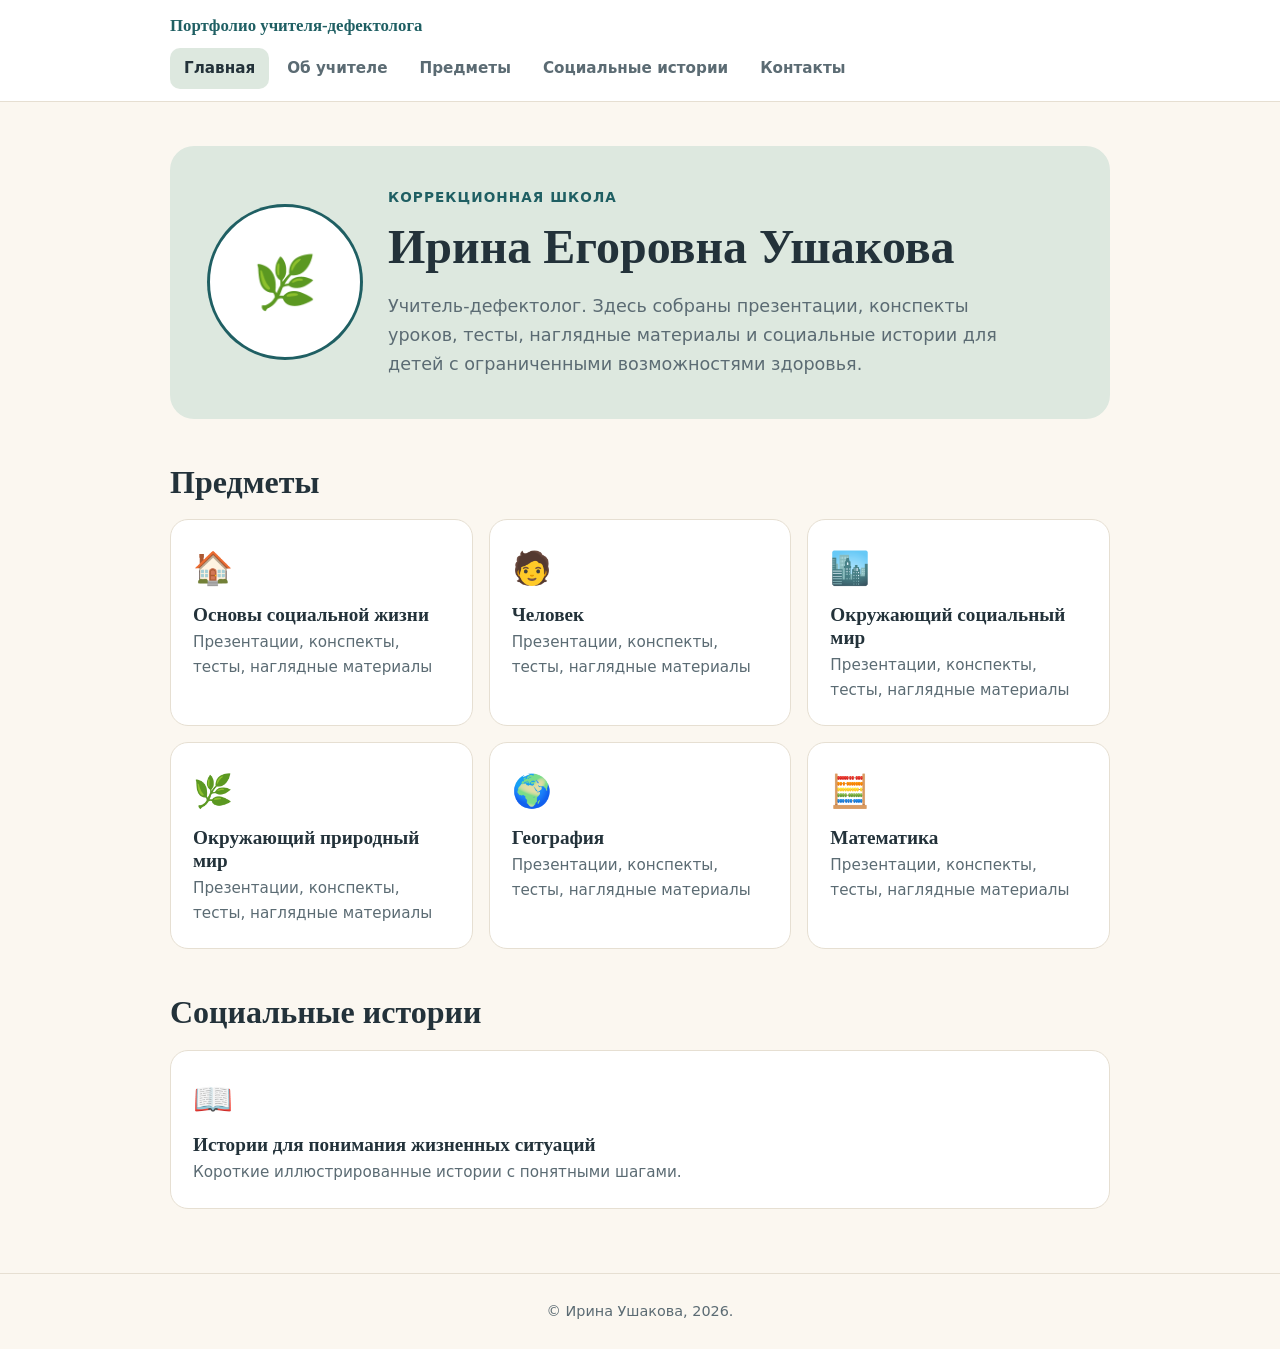
<file: index.html>
<!DOCTYPE html>
<html lang="ru">
<head>
<meta charset="utf-8">
<meta name="viewport" content="width=device-width, initial-scale=1, viewport-fit=cover">
<meta name="robots" content="noindex">
<link rel="icon" href="data:image/svg+xml,%3Csvg xmlns=%27http://www.w3.org/2000/svg%27 viewBox=%270 0 100 100%27%3E%3Ctext y=%27.9em%27 font-size=%2790%27%3E📚%3C/text%3E%3C/svg%3E">
<title>Главная — портфолио учителя-дефектолога</title>
<link rel="stylesheet" href="style.css">
</head>
<body>
<header class="top"><div class="wrap">
  <a class="brand" href="index.html">Портфолио учителя-дефектолога</a>
  <nav><a href="index.html" class="on">Главная</a><a href="about.html">Об учителе</a><a href="subjects.html">Предметы</a><a href="stories.html">Социальные истории</a><a href="contacts.html">Контакты</a></nav>
</div></header>
<main class="wrap">
<section class="view on">
  <div class="hero">
    <div class="avatar" aria-hidden="true">🌿</div>
    <div>
      <p class="eyebrow">Коррекционная школа</p>
      <h1>Ирина Егоровна Ушакова</h1>
      <p class="lead">Учитель-дефектолог. Здесь собраны презентации, конспекты уроков, тесты, наглядные материалы и социальные истории для детей с ограниченными возможностями здоровья.</p>
    </div>
  </div>
  <h2>Предметы</h2>
  <div class="grid"><a class="card" href="subject-social.html"><span class="ico">🏠</span><h3>Основы социальной жизни</h3><p>Презентации, конспекты, тесты, наглядные материалы</p></a><a class="card" href="subject-human.html"><span class="ico">🧑</span><h3>Человек</h3><p>Презентации, конспекты, тесты, наглядные материалы</p></a><a class="card" href="subject-socworld.html"><span class="ico">🏙️</span><h3>Окружающий социальный мир</h3><p>Презентации, конспекты, тесты, наглядные материалы</p></a><a class="card" href="subject-natworld.html"><span class="ico">🌿</span><h3>Окружающий природный мир</h3><p>Презентации, конспекты, тесты, наглядные материалы</p></a><a class="card" href="subject-geo.html"><span class="ico">🌍</span><h3>География</h3><p>Презентации, конспекты, тесты, наглядные материалы</p></a><a class="card" href="subject-math.html"><span class="ico">🧮</span><h3>Математика</h3><p>Презентации, конспекты, тесты, наглядные материалы</p></a></div>
  <h2 style="margin-top:44px">Социальные истории</h2>
  <a class="card" href="stories.html"><span class="ico">📖</span><h3>Истории для понимания жизненных ситуаций</h3><p>Короткие иллюстрированные истории с понятными шагами.</p></a>
</section>
</main>
<footer>© Ирина Ушакова, 2026.</footer>
</body>
</html>
</file>
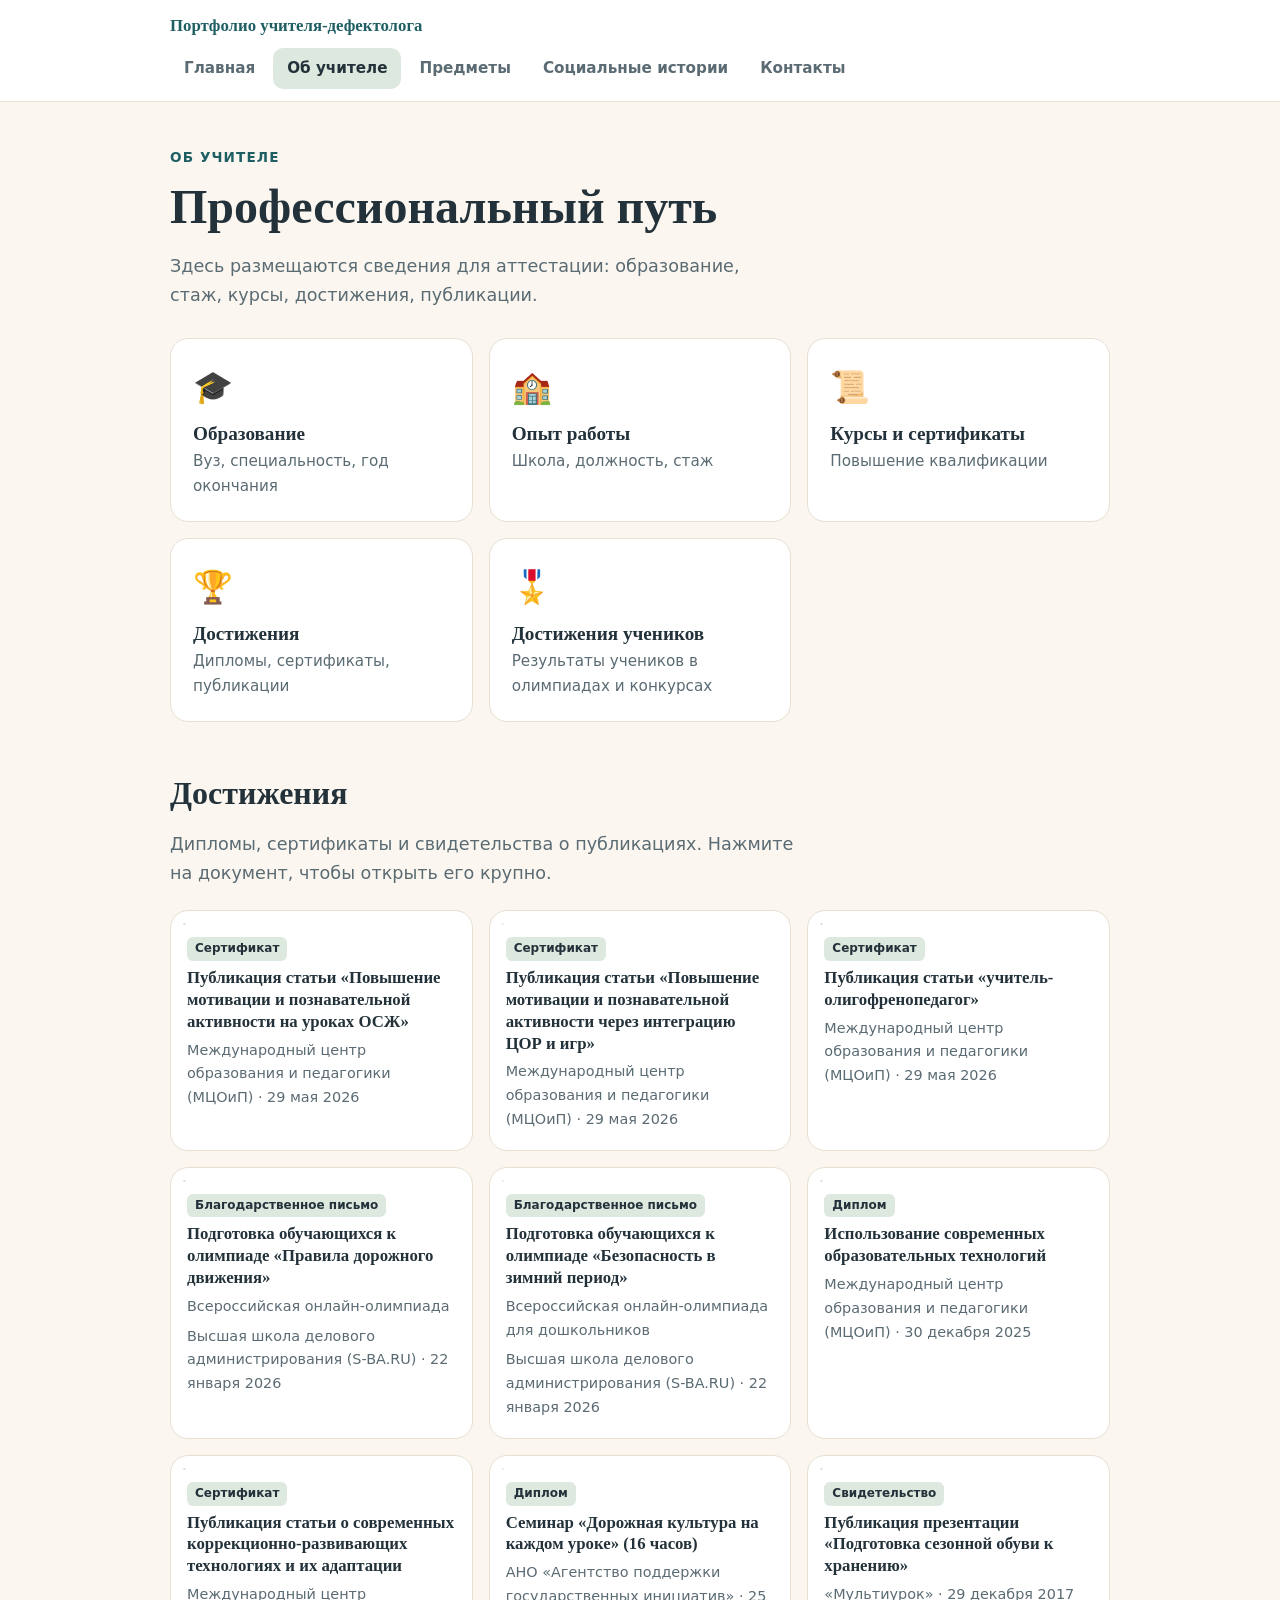
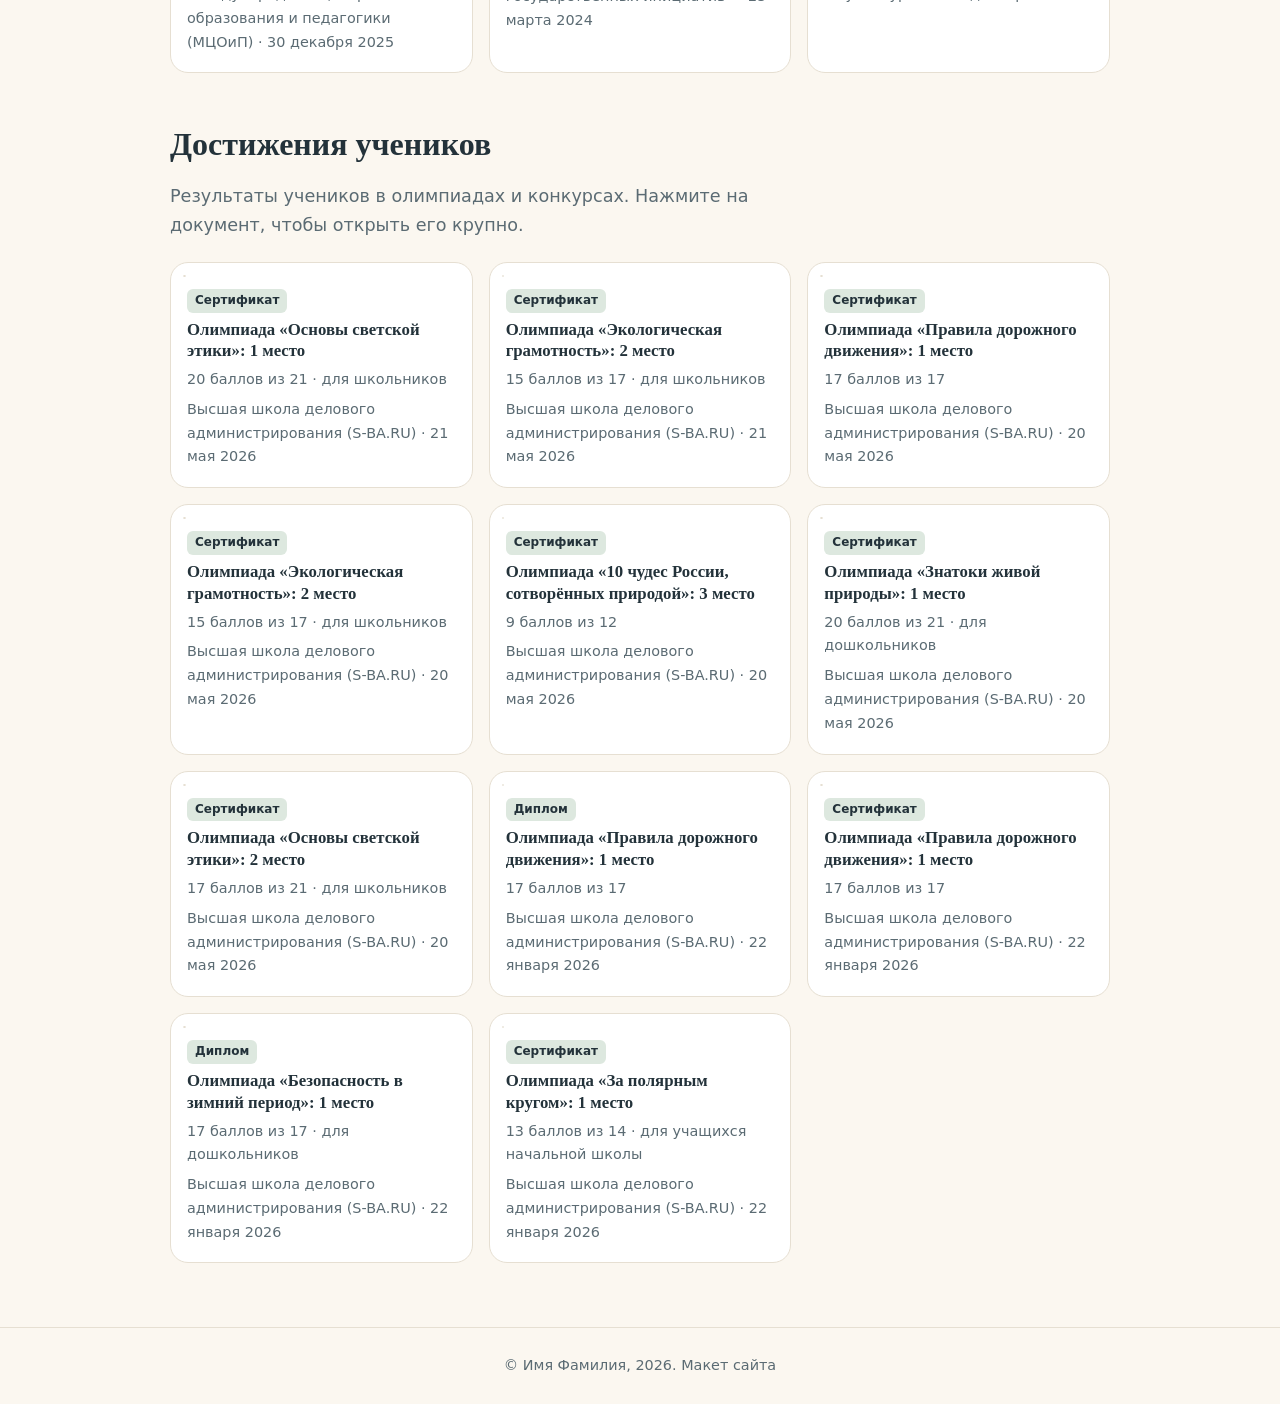
<file: about.html>
<!DOCTYPE html>
<html lang="ru">
<head>
<meta charset="utf-8">
<meta name="viewport" content="width=device-width, initial-scale=1, viewport-fit=cover">
<meta name="robots" content="noindex">
<link rel="icon" href="data:image/svg+xml,%3Csvg xmlns=%27http://www.w3.org/2000/svg%27 viewBox=%270 0 100 100%27%3E%3Ctext y=%27.9em%27 font-size=%2790%27%3E📚%3C/text%3E%3C/svg%3E">
<title>Об учителе — портфолио учителя-дефектолога</title>
<link rel="stylesheet" href="style.css">
</head>
<body>
<header class="top"><div class="wrap">
  <a class="brand" href="index.html">Портфолио учителя-дефектолога</a>
  <nav><a href="index.html">Главная</a><a href="about.html" class="on">Об учителе</a><a href="subjects.html">Предметы</a><a href="stories.html">Социальные истории</a><a href="contacts.html">Контакты</a></nav>
</div></header>
<main class="wrap">
<section class="view on">
  <p class="eyebrow">Об учителе</p>
  <h1>Профессиональный путь</h1>
  <p class="lead" style="margin-bottom:28px">Здесь размещаются сведения для аттестации: образование, стаж, курсы, достижения, публикации.</p>
  <div class="grid">
    <div class="card"><span class="ico">🎓</span><h3>Образование</h3><p>Вуз, специальность, год окончания</p></div>
    <div class="card"><span class="ico">🏫</span><h3>Опыт работы</h3><p>Школа, должность, стаж</p></div>
    <div class="card"><span class="ico">📜</span><h3>Курсы и сертификаты</h3><p>Повышение квалификации</p></div>
    <a class="card" href="#achievements"><span class="ico">🏆</span><h3>Достижения</h3><p>Дипломы, сертификаты, публикации</p></a>
    <a class="card" href="#student-achievements"><span class="ico">🎖️</span><h3>Достижения учеников</h3><p>Результаты учеников в олимпиадах и конкурсах</p></a>
  </div>
  <h2 id="achievements" style="margin-top:52px">Достижения</h2>
  <p class="lead" style="margin-bottom:22px">Дипломы, сертификаты и свидетельства о публикациях. Нажмите на документ, чтобы открыть его крупно.</p>
  <div class="ach-grid" id="achlist"></div>
  <h2 id="student-achievements" style="margin-top:52px">Достижения учеников</h2>
  <p class="lead" style="margin-bottom:22px">Результаты учеников в олимпиадах и конкурсах. Нажмите на документ, чтобы открыть его крупно.</p>
  <div class="ach-grid" id="stlist"></div>
  <noscript><p>Для просмотра документов нужен включённый JavaScript.</p></noscript>
</section>
</main>
<div class="lb" id="lb" hidden role="dialog" aria-modal="true" aria-label="Просмотр документа">
  <div class="lb-top">
    <span id="lbcap"></span>
    <span class="lb-actions"><a id="lbopen" target="_blank" rel="noopener">Открыть оригинал</a><button type="button" id="lbx" aria-label="Закрыть">✕</button></span>
  </div>
  <div class="lb-stage">
    <button type="button" id="lbprev" class="lb-nav" aria-label="Предыдущий документ">←</button>
    <img id="lbimg" alt="">
    <button type="button" id="lbnext" class="lb-nav" aria-label="Следующий документ">→</button>
  </div>
</div>
<footer>© Имя Фамилия, 2026. Макет сайта</footer>
<script src="achievements-data.js"></script>
<script>
(function(){
  function el(t,c,x){var e=document.createElement(t);if(c)e.className=c;if(x!==undefined)e.textContent=x;return e}
  var lb=document.getElementById('lb'), img=document.getElementById('lbimg'), set=[], cur=0, opener=null;
  function gallery(listId,items){
    var list=document.getElementById(listId);
    items.forEach(function(d,i){
      var b=el('button','ach'); b.type='button';
      var box=el('span','ach-img'), im=el('img'); im.src=d.thumb||d.file; im.alt=d.kind+': '+d.title; im.loading='lazy'; box.appendChild(im);
      var meta=el('span','ach-meta'); meta.appendChild(el('span','tag',d.kind)); meta.appendChild(el('h3','',d.title));
      if(d.note)meta.appendChild(el('p','',d.note));
      meta.appendChild(el('p','',d.org+' · '+d.date));
      b.appendChild(box); b.appendChild(meta); b.onclick=function(){open(items,i,b)}; list.appendChild(b);
    });
  }
  function show(i){
    var n=set.length; cur=(i+n)%n; var d=set[cur];
    img.src=d.file; img.alt=d.kind+': '+d.title;
    document.getElementById('lbcap').textContent=d.kind+' · '+d.title+' ('+d.date+')';
    document.getElementById('lbopen').href=d.file;
  }
  function open(items,i,from){set=items;opener=from;show(i);lb.hidden=false;document.body.style.overflow='hidden';document.getElementById('lbx').focus();}
  function close(){lb.hidden=true;document.body.style.overflow='';if(opener)opener.focus();}
  gallery('achlist',ACHIEVEMENTS);
  gallery('stlist',STUDENT_ACHIEVEMENTS);
  document.getElementById('lbx').onclick=close;
  document.getElementById('lbprev').onclick=function(){show(cur-1)};
  document.getElementById('lbnext').onclick=function(){show(cur+1)};
  lb.addEventListener('click',function(e){if(e.target===lb||e.target.classList.contains('lb-stage'))close()});
  document.addEventListener('keydown',function(e){
    if(lb.hidden)return;
    if(e.key==='Escape')close(); if(e.key==='ArrowRight')show(cur+1); if(e.key==='ArrowLeft')show(cur-1);
  });
})();
</script>

</body>
</html>
</file>
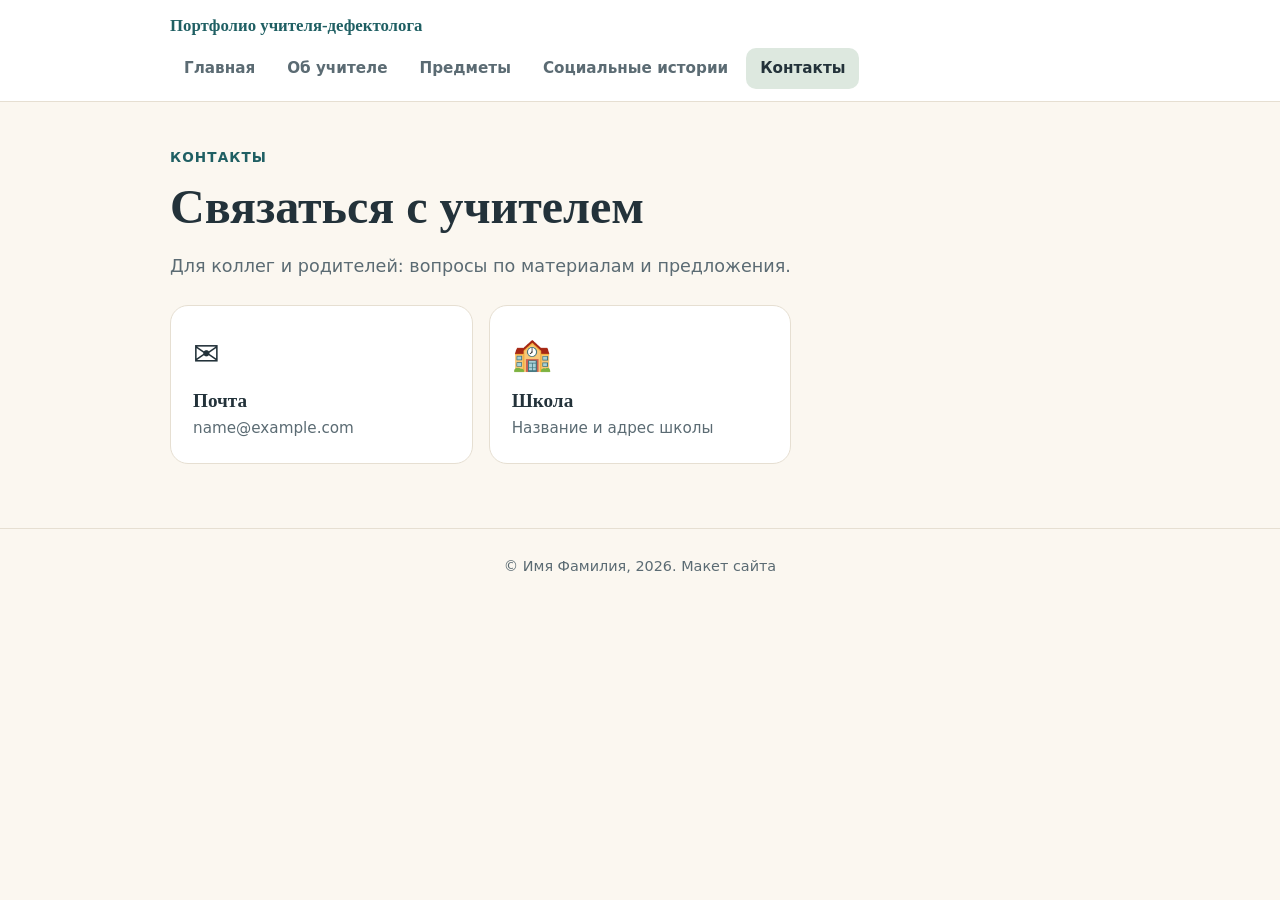
<file: contacts.html>
<!DOCTYPE html>
<html lang="ru">
<head>
<meta charset="utf-8">
<meta name="viewport" content="width=device-width, initial-scale=1, viewport-fit=cover">
<meta name="robots" content="noindex">
<link rel="icon" href="data:image/svg+xml,%3Csvg xmlns=%27http://www.w3.org/2000/svg%27 viewBox=%270 0 100 100%27%3E%3Ctext y=%27.9em%27 font-size=%2790%27%3E📚%3C/text%3E%3C/svg%3E">
<title>Контакты — портфолио учителя-дефектолога</title>
<link rel="stylesheet" href="style.css">
</head>
<body>
<header class="top"><div class="wrap">
  <a class="brand" href="index.html">Портфолио учителя-дефектолога</a>
  <nav><a href="index.html">Главная</a><a href="about.html">Об учителе</a><a href="subjects.html">Предметы</a><a href="stories.html">Социальные истории</a><a href="contacts.html" class="on">Контакты</a></nav>
</div></header>
<main class="wrap">
<section class="view on">
  <p class="eyebrow">Контакты</p>
  <h1>Связаться с учителем</h1>
  <p class="lead" style="margin-bottom:24px">Для коллег и родителей: вопросы по материалам и предложения.</p>
  <div class="grid">
    <div class="card"><span class="ico">✉️</span><h3>Почта</h3><p>name@example.com</p></div>
    <div class="card"><span class="ico">🏫</span><h3>Школа</h3><p>Название и адрес школы</p></div>
  </div>
</section>
</main>
<footer>© Имя Фамилия, 2026. Макет сайта</footer>
</body>
</html>
</file>
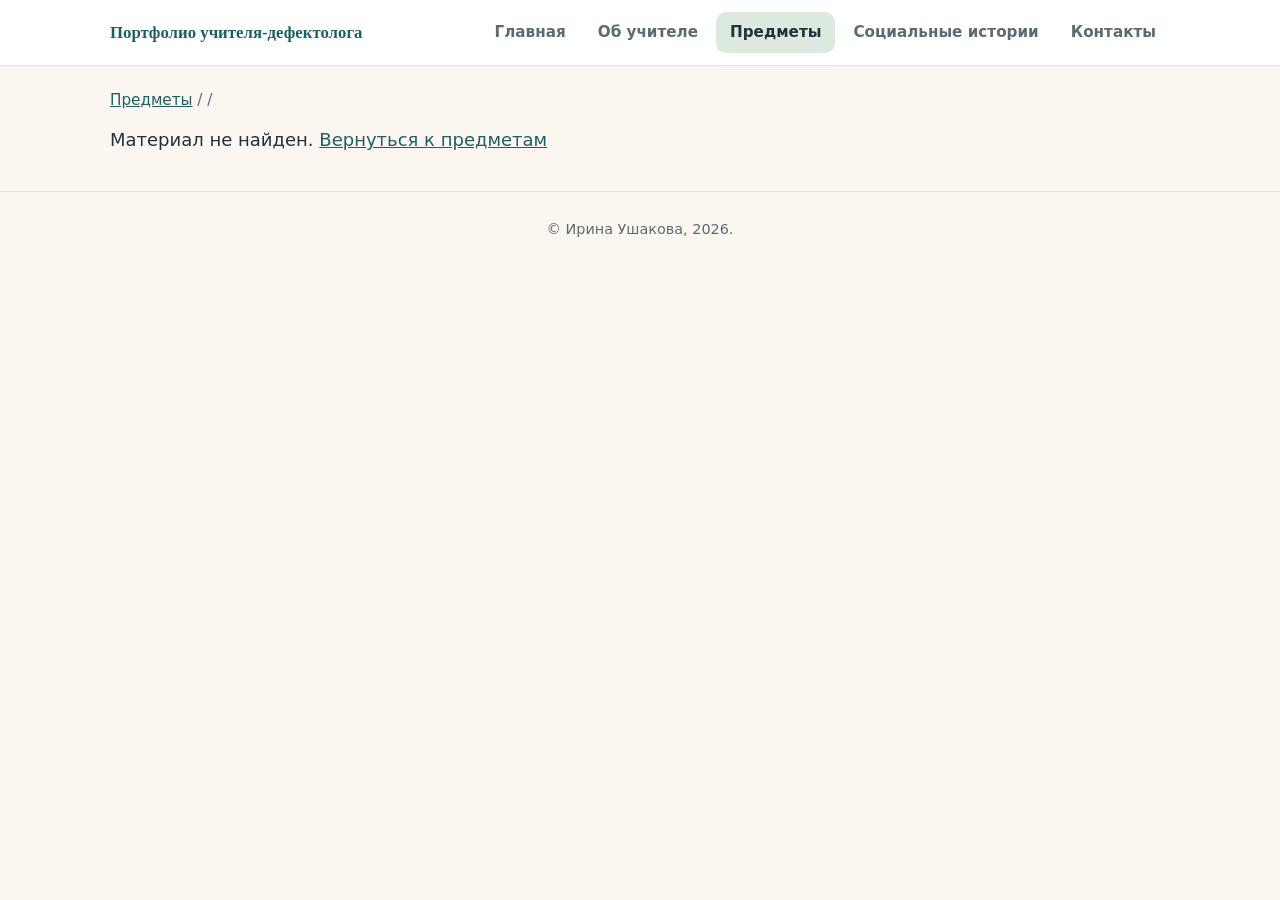
<file: material.html>
<!DOCTYPE html>
<html lang="ru">
<head>
<meta charset="utf-8">
<meta name="viewport" content="width=device-width, initial-scale=1, viewport-fit=cover">
<meta name="robots" content="noindex">
<link rel="icon" href="data:image/svg+xml,%3Csvg xmlns=%27http://www.w3.org/2000/svg%27 viewBox=%270 0 100 100%27%3E%3Ctext y=%27.9em%27 font-size=%2790%27%3E📚%3C/text%3E%3C/svg%3E">
<title>Презентация — портфолио учителя-дефектолога</title>
<link rel="stylesheet" href="style.css">
</head>
<body class="deck-page">
<header class="top"><div class="wrap">
  <a class="brand" href="index.html">Портфолио учителя-дефектолога</a>
  <nav><a href="index.html">Главная</a><a href="about.html">Об учителе</a><a href="subjects.html" class="on">Предметы</a><a href="stories.html">Социальные истории</a><a href="contacts.html">Контакты</a></nav>
</div></header>
<main class="wrap">
<section class="view on">
  <p class="crumbs"><a href="subjects.html">Предметы</a> / <a id="subject" href="subjects.html"></a> / <span id="crumb"></span></p>
  <h1 id="title"></h1>
  <div class="reader fit" id="reader" aria-live="polite">
    <div class="stage fit" id="stage"><img id="slide" alt=""></div>
    <div class="controls" id="controls">
      <button type="button" class="b alt" id="prev">← Назад</button>
      <span id="pos"></span>
      <button type="button" class="b" id="next">Далее →</button>
    </div>
    <div class="bar" id="bar"><span id="fill"></span></div>
    <div class="deck-actions">
      <button type="button" class="b alt" id="full">На весь экран</button>
      <button type="button" class="b alt" id="mode">Показать все слайды</button>
    </div>
    <p class="hint" id="hint">Листайте стрелками, пробелом или нажатием на слайд: левая часть — назад, правая — дальше.</p>
  </div>
  <p id="msg" style="display:none">Материал не найден. <a href="subjects.html" style="color:var(--teal)">Вернуться к предметам</a></p>
  <a class="dl" id="dl" style="display:none"></a>
  <script src="materials-data.js"></script>
  <script>
  (function(){
    var id=new URLSearchParams(location.search).get('id');
    var m=MATERIALS.filter(function(x){return x.id===id})[0];
    var $=function(k){return document.getElementById(k)};
    if(!m){$('reader').style.display='none';$('msg').style.display='block';return;}
    document.title=m.title+' — портфолио учителя-дефектолога';
    $('title').textContent=m.title;
    $('crumb').textContent=m.title;
    $('subject').textContent=m.subject;
    $('subject').href=m.subjectHref;
    if(m.download){var d=$('dl');d.href=m.download;d.setAttribute('download','');d.textContent=m.downloadLabel||'Скачать файл';d.style.display='inline-block';}
    var n=m.count, i=1, list=false, img=$('slide'), stage=$('stage'), reader=$('reader');
    function pad(k){return (k<10?'0':'')+k}
    function src(k){return m.folder+'/'+pad(k)+'.'+(m.ext||'jpg')}
    function preload(k){if(k<1||k>n)return;var p=new Image();p.src=src(k)}
    function showSlide(){
      stage.innerHTML='';
      stage.className='stage fit'+(list?' all':'');
      $('controls').style.display=$('bar').style.display=list?'none':'';
      $('full').style.display=list?'none':'';
      $('mode').textContent=list?'Показывать по одному слайду':'Показать все слайды';
      $('hint').style.display=list?'none':'';
      if(list){
        stage.style.cursor='default';
        for(var k=1;k<=n;k++){
          var im=document.createElement('img');
          im.src=src(k); im.alt='Слайд '+k+' из '+n; im.loading='lazy';
          stage.appendChild(im);
        }
        return;
      }
      stage.style.cursor='pointer';
      img=document.createElement('img');
      img.id='slide'; img.alt='Слайд '+i+' из '+n; img.src=src(i);
      stage.appendChild(img);
      $('pos').textContent=i+' из '+n;
      $('fill').style.width=(i/n*100)+'%';
      $('prev').disabled=(i===1);
      $('next').disabled=(i===n);
      preload(i+1); preload(i-1);
    }
    function go(k){if(list)return;i=Math.max(1,Math.min(n,k));showSlide();}
    $('prev').onclick=function(){go(i-1)};
    $('next').onclick=function(){go(i+1)};
    $('mode').onclick=function(){list=!list;showSlide();if(!list)window.scrollTo(0,0)};
    $('full').onclick=function(){
      if(document.fullscreenElement){document.exitFullscreen();return;}
      if(reader.requestFullscreen) reader.requestFullscreen();
    };
    document.addEventListener('fullscreenchange',function(){
      $('full').textContent=document.fullscreenElement?'Выйти из полного экрана':'На весь экран';
    });
    document.addEventListener('keydown',function(e){
      if(e.target && (e.target.tagName==='INPUT'||e.target.tagName==='TEXTAREA'))return;
      if(e.key==='ArrowRight'||e.key==='PageDown'||e.key===' '){e.preventDefault();go(i+1)}
      if(e.key==='ArrowLeft'||e.key==='PageUp'){e.preventDefault();go(i-1)}
      if(e.key==='Home'){e.preventDefault();go(1)}
      if(e.key==='End'){e.preventDefault();go(n)}
      if(e.key==='f'||e.key==='F'||e.key==='а'||e.key==='А'){$('full').click()}
    });
    var fromTouch=false;
    stage.addEventListener('click',function(e){
      if(list||fromTouch){fromTouch=false;return;}
      var r=stage.getBoundingClientRect();
      go(i+((e.clientX-r.left)<r.width*0.32?-1:1));
    });
    var x0=null;
    stage.addEventListener('touchstart',function(e){x0=e.touches[0].clientX},{passive:true});
    stage.addEventListener('touchend',function(e){
      fromTouch=true;
      if(x0===null||list)return;
      var dx=e.changedTouches[0].clientX-x0;
      if(Math.abs(dx)>50)go(i+(dx<0?1:-1));
      x0=null;
    });
    showSlide();
  })();
  </script>
</section>
</main>
<footer>© Ирина Ушакова, 2026.</footer>
</body>
</html>
</file>
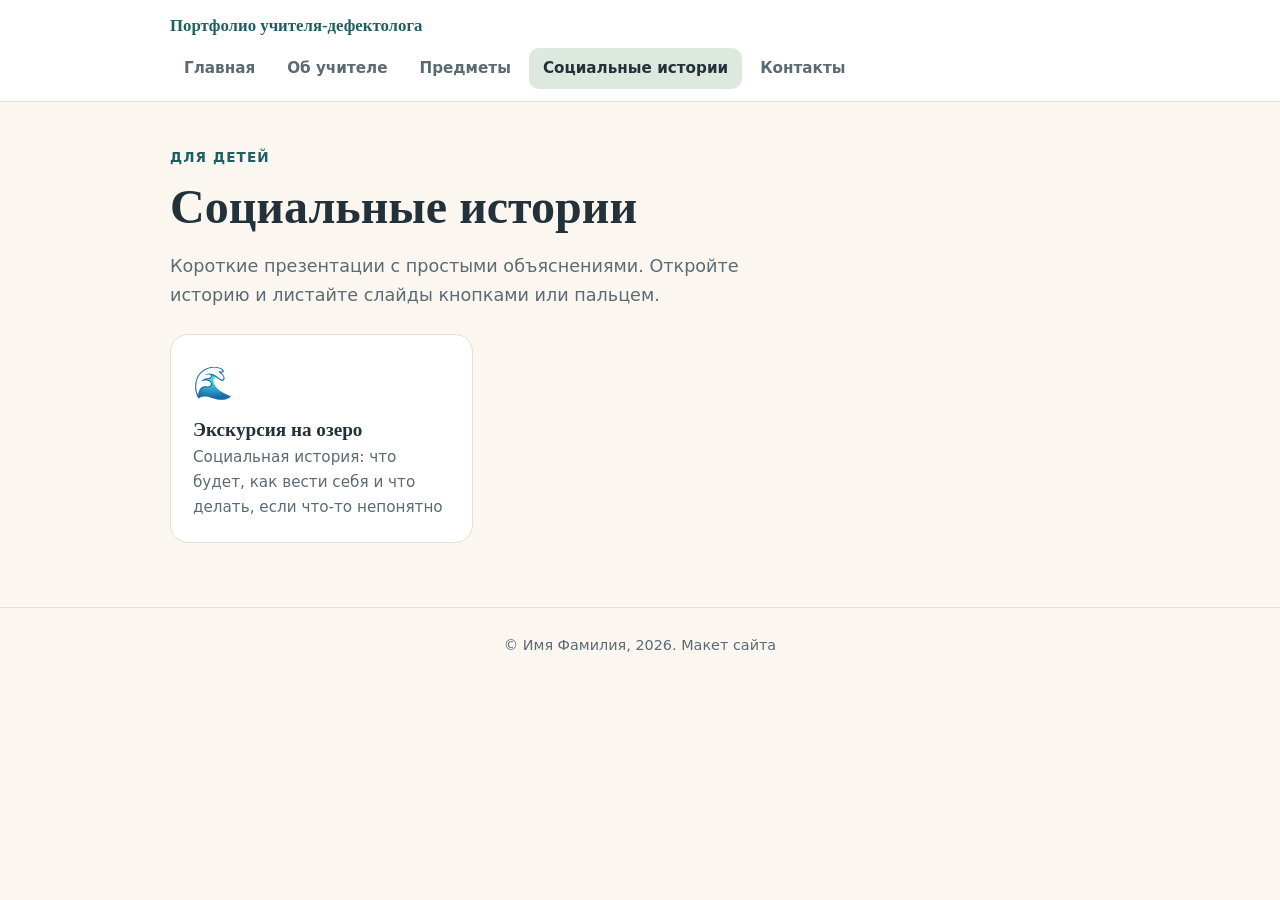
<file: stories.html>
<!DOCTYPE html>
<html lang="ru">
<head>
<meta charset="utf-8">
<meta name="viewport" content="width=device-width, initial-scale=1, viewport-fit=cover">
<meta name="robots" content="noindex">
<link rel="icon" href="data:image/svg+xml,%3Csvg xmlns=%27http://www.w3.org/2000/svg%27 viewBox=%270 0 100 100%27%3E%3Ctext y=%27.9em%27 font-size=%2790%27%3E📚%3C/text%3E%3C/svg%3E">
<title>Социальные истории — портфолио учителя-дефектолога</title>
<link rel="stylesheet" href="style.css">
</head>
<body>
<header class="top"><div class="wrap">
  <a class="brand" href="index.html">Портфолио учителя-дефектолога</a>
  <nav><a href="index.html">Главная</a><a href="about.html">Об учителе</a><a href="subjects.html">Предметы</a><a href="stories.html" class="on">Социальные истории</a><a href="contacts.html">Контакты</a></nav>
</div></header>
<main class="wrap">
<section class="view on">
  <p class="eyebrow">Для детей</p>
  <h1>Социальные истории</h1>
  <p class="lead" style="margin-bottom:24px">Короткие презентации с простыми объяснениями. Откройте историю и листайте слайды кнопками или пальцем.</p>
  <div class="grid" id="storylist"></div>
  <noscript><p>Для просмотра списка нужен включённый JavaScript.</p></noscript>
  <script src="stories-data.js"></script>
  <script>
    document.getElementById('storylist').innerHTML = STORIES.map(function(s){
      return '<a class="card" href="story.html?id='+encodeURIComponent(s.id)+'"><span class="ico">'+(s.icon||'📖')+'</span><h3></h3><p></p></a>';
    }).join('');
    document.querySelectorAll('#storylist .card').forEach(function(c,i){
      c.querySelector('h3').textContent = STORIES[i].title;
      c.querySelector('p').textContent = STORIES[i].text || '';
    });
  </script>
</section>
</main>
<footer>© Имя Фамилия, 2026. Макет сайта</footer>
</body>
</html>
</file>
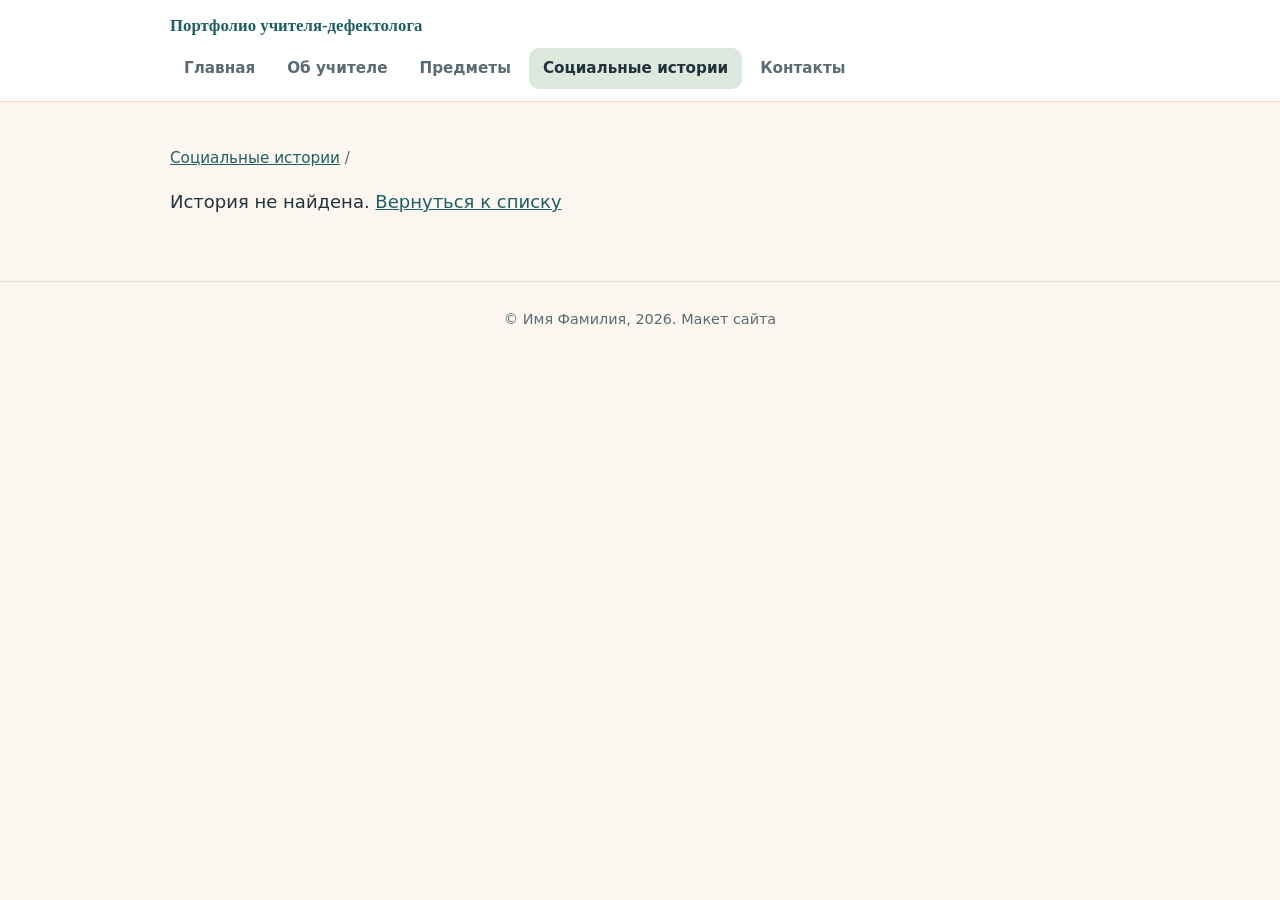
<file: story.html>
<!DOCTYPE html>
<html lang="ru">
<head>
<meta charset="utf-8">
<meta name="viewport" content="width=device-width, initial-scale=1, viewport-fit=cover">
<meta name="robots" content="noindex">
<link rel="icon" href="data:image/svg+xml,%3Csvg xmlns=%27http://www.w3.org/2000/svg%27 viewBox=%270 0 100 100%27%3E%3Ctext y=%27.9em%27 font-size=%2790%27%3E📚%3C/text%3E%3C/svg%3E">
<title>Социальные истории — портфолио учителя-дефектолога</title>
<link rel="stylesheet" href="style.css">
</head>
<body>
<header class="top"><div class="wrap">
  <a class="brand" href="index.html">Портфолио учителя-дефектолога</a>
  <nav><a href="index.html">Главная</a><a href="about.html">Об учителе</a><a href="subjects.html">Предметы</a><a href="stories.html" class="on">Социальные истории</a><a href="contacts.html">Контакты</a></nav>
</div></header>
<main class="wrap">
<section class="view on">
  <p class="crumbs"><a href="stories.html">Социальные истории</a> / <span id="crumb"></span></p>
  <h1 id="title"></h1>
  <div class="reader" id="reader" aria-live="polite">
    <div class="stage" id="stage"></div>
    <div class="controls" id="controls">
      <button type="button" class="b alt" id="prev">← Назад</button>
      <span id="pos"></span>
      <button type="button" class="b" id="next">Далее →</button>
    </div>
    <div class="bar" id="bar"><span id="fill"></span></div>
    <button type="button" class="b alt" id="mode" style="margin-top:18px">Показать все шаги списком</button>
  </div>
  <p id="msg" style="display:none">История не найдена. <a href="stories.html" style="color:var(--teal)">Вернуться к списку</a></p>
  <a class="dl" id="dl" style="display:none"></a>
  <script src="stories-data.js"></script>
  <script>
  (function(){
    var id=new URLSearchParams(location.search).get('id');
    var st=STORIES.filter(function(x){return x.id===id})[0];
    var $=function(k){return document.getElementById(k)};
    if(!st){$('reader').style.display='none';$('msg').style.display='block';return;}
    document.title=st.title+' — портфолио учителя-дефектолога';
    $('title').textContent=st.title; $('crumb').textContent=st.title;
    if(st.download){var d=$('dl');d.href=st.download;d.setAttribute('download','');d.textContent=st.downloadLabel||'Скачать файл';d.style.display='inline-block';}
    var isSteps=st.type==='steps', n=isSteps?st.steps.length:st.count, i=1, list=false;
    var stage=$('stage');
    function el(tag,cls,txt){var e=document.createElement(tag);if(cls)e.className=cls;if(txt!==undefined)e.textContent=txt;return e}
    function pad(k){return (k<10?'0':'')+k}
    function stepCard(k){
      var s=st.steps[k-1], c=el('div','stepcard');
      var lines=s.text.split('\n'), p=el('p','txt',lines[0]); c.appendChild(p);
      if(lines.length>1){var ul=el('ul','pts');lines.slice(1).forEach(function(l){ul.appendChild(el('li','',l.replace(/^[-–•]\s*/,'')))});c.appendChild(ul);}
      var pics=el('div','pics');
      s.images.forEach(function(m){
        var f=el('figure'), im=el('img');
        im.src=st.folder+'/'+m.img; im.alt=m.caption||''; im.loading='lazy';
        f.appendChild(im); if(m.caption)f.appendChild(el('figcaption','',m.caption)); pics.appendChild(f);
      });
      c.appendChild(pics);
      return c;
    }
    function render(){
      stage.innerHTML='';
      $('controls').style.display=$('bar').style.display=list?'none':'';
      $('mode').textContent=list?'Показывать по одному шагу':(isSteps?'Показать все шаги списком':'Показать все слайды списком');
      stage.className='stage'+(isSteps?' steps':'');
      if(list){
        for(var k=1;k<=n;k++){
          if(isSteps){var w=el('div','listitem');w.appendChild(el('span','num',String(k)));w.appendChild(stepCard(k));stage.appendChild(w);}
          else{var im=el('img');im.src=st.folder+'/'+pad(k)+'.jpg';im.alt='Слайд '+k+' из '+n;im.loading='lazy';stage.appendChild(im);}
        }
        stage.classList.add('all'); return;
      }
      if(isSteps){stage.appendChild(stepCard(i));}
      else{var im2=el('img');im2.src=st.folder+'/'+pad(i)+'.jpg';im2.alt='Слайд '+i+' из '+n;stage.appendChild(im2);}
      $('pos').textContent=(isSteps?'Шаг ':'Слайд ')+i+' из '+n;
      $('fill').style.width=(i/n*100)+'%';
      $('prev').disabled=(i===1); $('next').disabled=(i===n);
    }
    function go(k){i=Math.max(1,Math.min(n,k));render();}
    $('prev').onclick=function(){go(i-1)}; $('next').onclick=function(){go(i+1)};
    $('mode').onclick=function(){list=!list;render();window.scrollTo(0,0)};
    document.addEventListener('keydown',function(e){if(list)return;if(e.key==='ArrowRight')go(i+1);if(e.key==='ArrowLeft')go(i-1)});
    var x0=null;
    stage.addEventListener('touchstart',function(e){x0=e.touches[0].clientX},{passive:true});
    stage.addEventListener('touchend',function(e){if(x0===null||list)return;var dx=e.changedTouches[0].clientX-x0;if(Math.abs(dx)>60)go(i+(dx<0?1:-1));x0=null});
    render();
  })();
  </script>
</section>
</main>
<footer>© Имя Фамилия, 2026. Макет сайта</footer>
</body>
</html>
</file>
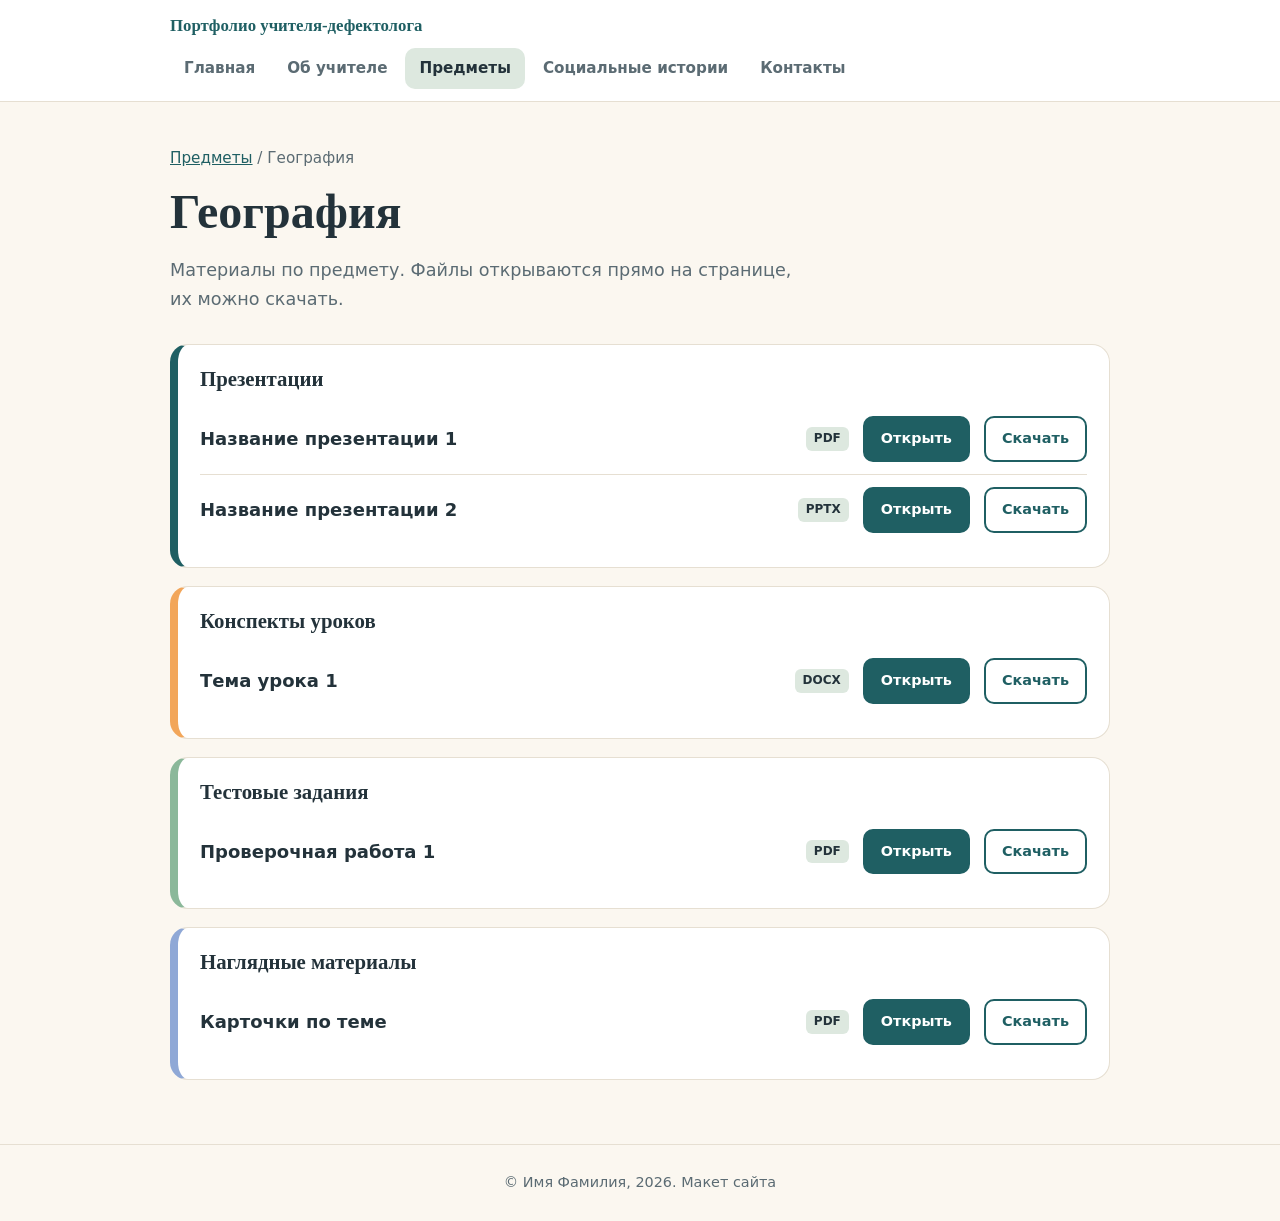
<file: subject-geo.html>
<!DOCTYPE html>
<html lang="ru">
<head>
<meta charset="utf-8">
<meta name="viewport" content="width=device-width, initial-scale=1, viewport-fit=cover">
<meta name="robots" content="noindex">
<link rel="icon" href="data:image/svg+xml,%3Csvg xmlns=%27http://www.w3.org/2000/svg%27 viewBox=%270 0 100 100%27%3E%3Ctext y=%27.9em%27 font-size=%2790%27%3E📚%3C/text%3E%3C/svg%3E">
<title>География — портфолио учителя-дефектолога</title>
<link rel="stylesheet" href="style.css">
</head>
<body>
<header class="top"><div class="wrap">
  <a class="brand" href="index.html">Портфолио учителя-дефектолога</a>
  <nav><a href="index.html">Главная</a><a href="about.html">Об учителе</a><a href="subjects.html" class="on">Предметы</a><a href="stories.html">Социальные истории</a><a href="contacts.html">Контакты</a></nav>
</div></header>
<main class="wrap">
<section class="view on">
  <p class="crumbs"><a href="subjects.html">Предметы</a> / География</p>
  <h1>География</h1>
  <p class="lead">Материалы по предмету. Файлы открываются прямо на странице, их можно скачать.</p>
  <div class="tabs">
    <div class="sec"><h2>Презентации</h2>
      <div class="file"><span class="t">Название презентации 1</span><span class="tag">PDF</span><button type="button" class="b">Открыть</button><button type="button" class="b alt">Скачать</button></div>
      <div class="file"><span class="t">Название презентации 2</span><span class="tag">PPTX</span><button type="button" class="b">Открыть</button><button type="button" class="b alt">Скачать</button></div>
    </div>
    <div class="sec"><h2>Конспекты уроков</h2>
      <div class="file"><span class="t">Тема урока 1</span><span class="tag">DOCX</span><button type="button" class="b">Открыть</button><button type="button" class="b alt">Скачать</button></div>
    </div>
    <div class="sec"><h2>Тестовые задания</h2>
      <div class="file"><span class="t">Проверочная работа 1</span><span class="tag">PDF</span><button type="button" class="b">Открыть</button><button type="button" class="b alt">Скачать</button></div>
    </div>
    <div class="sec"><h2>Наглядные материалы</h2>
      <div class="file"><span class="t">Карточки по теме</span><span class="tag">PDF</span><button type="button" class="b">Открыть</button><button type="button" class="b alt">Скачать</button></div>
    </div>
  </div>
</section>
</main>
<footer>© Имя Фамилия, 2026. Макет сайта</footer>
</body>
</html>
</file>
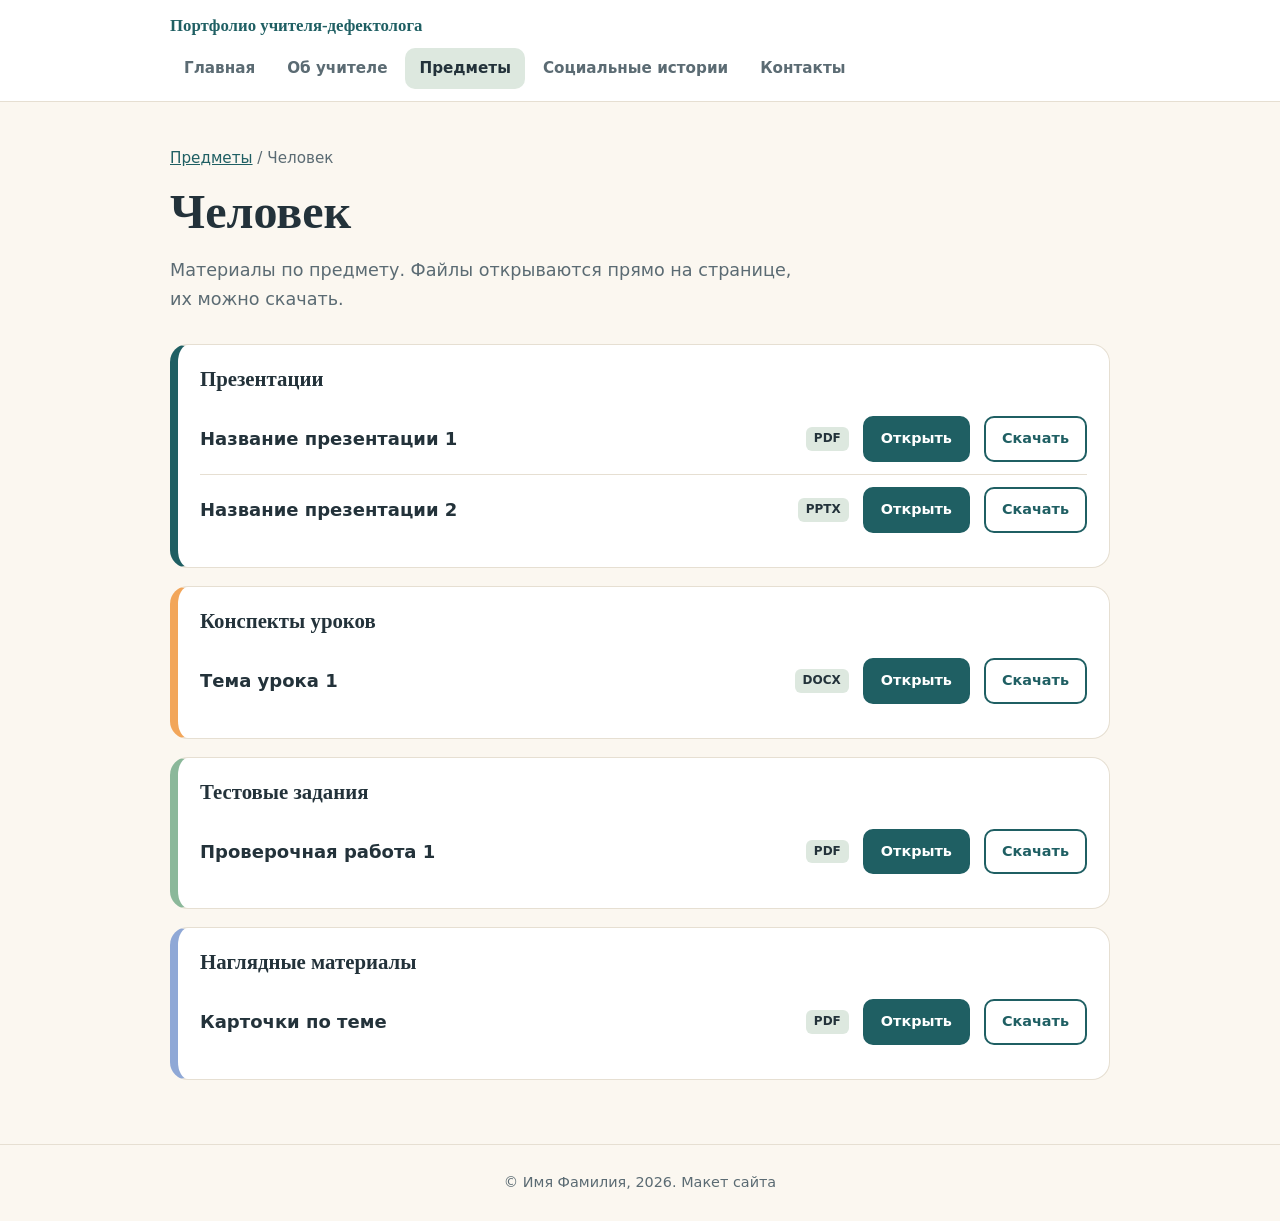
<file: subject-human.html>
<!DOCTYPE html>
<html lang="ru">
<head>
<meta charset="utf-8">
<meta name="viewport" content="width=device-width, initial-scale=1, viewport-fit=cover">
<meta name="robots" content="noindex">
<link rel="icon" href="data:image/svg+xml,%3Csvg xmlns=%27http://www.w3.org/2000/svg%27 viewBox=%270 0 100 100%27%3E%3Ctext y=%27.9em%27 font-size=%2790%27%3E📚%3C/text%3E%3C/svg%3E">
<title>Человек — портфолио учителя-дефектолога</title>
<link rel="stylesheet" href="style.css">
</head>
<body>
<header class="top"><div class="wrap">
  <a class="brand" href="index.html">Портфолио учителя-дефектолога</a>
  <nav><a href="index.html">Главная</a><a href="about.html">Об учителе</a><a href="subjects.html" class="on">Предметы</a><a href="stories.html">Социальные истории</a><a href="contacts.html">Контакты</a></nav>
</div></header>
<main class="wrap">
<section class="view on">
  <p class="crumbs"><a href="subjects.html">Предметы</a> / Человек</p>
  <h1>Человек</h1>
  <p class="lead">Материалы по предмету. Файлы открываются прямо на странице, их можно скачать.</p>
  <div class="tabs">
    <div class="sec"><h2>Презентации</h2>
      <div class="file"><span class="t">Название презентации 1</span><span class="tag">PDF</span><button type="button" class="b">Открыть</button><button type="button" class="b alt">Скачать</button></div>
      <div class="file"><span class="t">Название презентации 2</span><span class="tag">PPTX</span><button type="button" class="b">Открыть</button><button type="button" class="b alt">Скачать</button></div>
    </div>
    <div class="sec"><h2>Конспекты уроков</h2>
      <div class="file"><span class="t">Тема урока 1</span><span class="tag">DOCX</span><button type="button" class="b">Открыть</button><button type="button" class="b alt">Скачать</button></div>
    </div>
    <div class="sec"><h2>Тестовые задания</h2>
      <div class="file"><span class="t">Проверочная работа 1</span><span class="tag">PDF</span><button type="button" class="b">Открыть</button><button type="button" class="b alt">Скачать</button></div>
    </div>
    <div class="sec"><h2>Наглядные материалы</h2>
      <div class="file"><span class="t">Карточки по теме</span><span class="tag">PDF</span><button type="button" class="b">Открыть</button><button type="button" class="b alt">Скачать</button></div>
    </div>
  </div>
</section>
</main>
<footer>© Имя Фамилия, 2026. Макет сайта</footer>
</body>
</html>
</file>
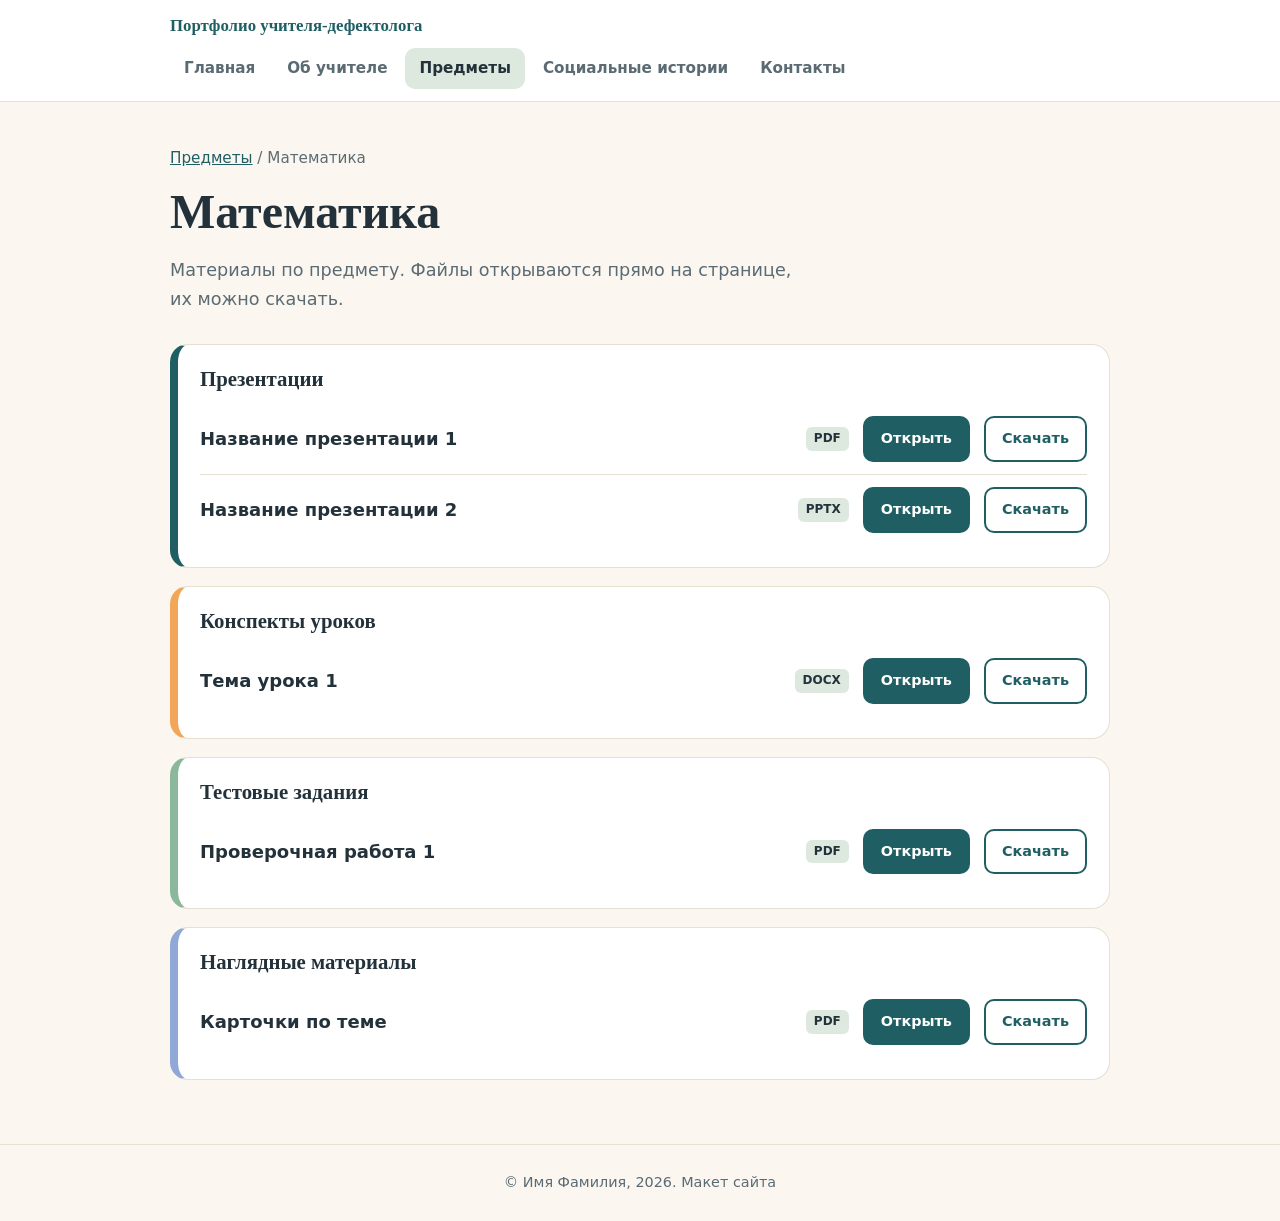
<file: subject-math.html>
<!DOCTYPE html>
<html lang="ru">
<head>
<meta charset="utf-8">
<meta name="viewport" content="width=device-width, initial-scale=1, viewport-fit=cover">
<meta name="robots" content="noindex">
<link rel="icon" href="data:image/svg+xml,%3Csvg xmlns=%27http://www.w3.org/2000/svg%27 viewBox=%270 0 100 100%27%3E%3Ctext y=%27.9em%27 font-size=%2790%27%3E📚%3C/text%3E%3C/svg%3E">
<title>Математика — портфолио учителя-дефектолога</title>
<link rel="stylesheet" href="style.css">
</head>
<body>
<header class="top"><div class="wrap">
  <a class="brand" href="index.html">Портфолио учителя-дефектолога</a>
  <nav><a href="index.html">Главная</a><a href="about.html">Об учителе</a><a href="subjects.html" class="on">Предметы</a><a href="stories.html">Социальные истории</a><a href="contacts.html">Контакты</a></nav>
</div></header>
<main class="wrap">
<section class="view on">
  <p class="crumbs"><a href="subjects.html">Предметы</a> / Математика</p>
  <h1>Математика</h1>
  <p class="lead">Материалы по предмету. Файлы открываются прямо на странице, их можно скачать.</p>
  <div class="tabs">
    <div class="sec"><h2>Презентации</h2>
      <div class="file"><span class="t">Название презентации 1</span><span class="tag">PDF</span><button type="button" class="b">Открыть</button><button type="button" class="b alt">Скачать</button></div>
      <div class="file"><span class="t">Название презентации 2</span><span class="tag">PPTX</span><button type="button" class="b">Открыть</button><button type="button" class="b alt">Скачать</button></div>
    </div>
    <div class="sec"><h2>Конспекты уроков</h2>
      <div class="file"><span class="t">Тема урока 1</span><span class="tag">DOCX</span><button type="button" class="b">Открыть</button><button type="button" class="b alt">Скачать</button></div>
    </div>
    <div class="sec"><h2>Тестовые задания</h2>
      <div class="file"><span class="t">Проверочная работа 1</span><span class="tag">PDF</span><button type="button" class="b">Открыть</button><button type="button" class="b alt">Скачать</button></div>
    </div>
    <div class="sec"><h2>Наглядные материалы</h2>
      <div class="file"><span class="t">Карточки по теме</span><span class="tag">PDF</span><button type="button" class="b">Открыть</button><button type="button" class="b alt">Скачать</button></div>
    </div>
  </div>
</section>
</main>
<footer>© Имя Фамилия, 2026. Макет сайта</footer>
</body>
</html>
</file>
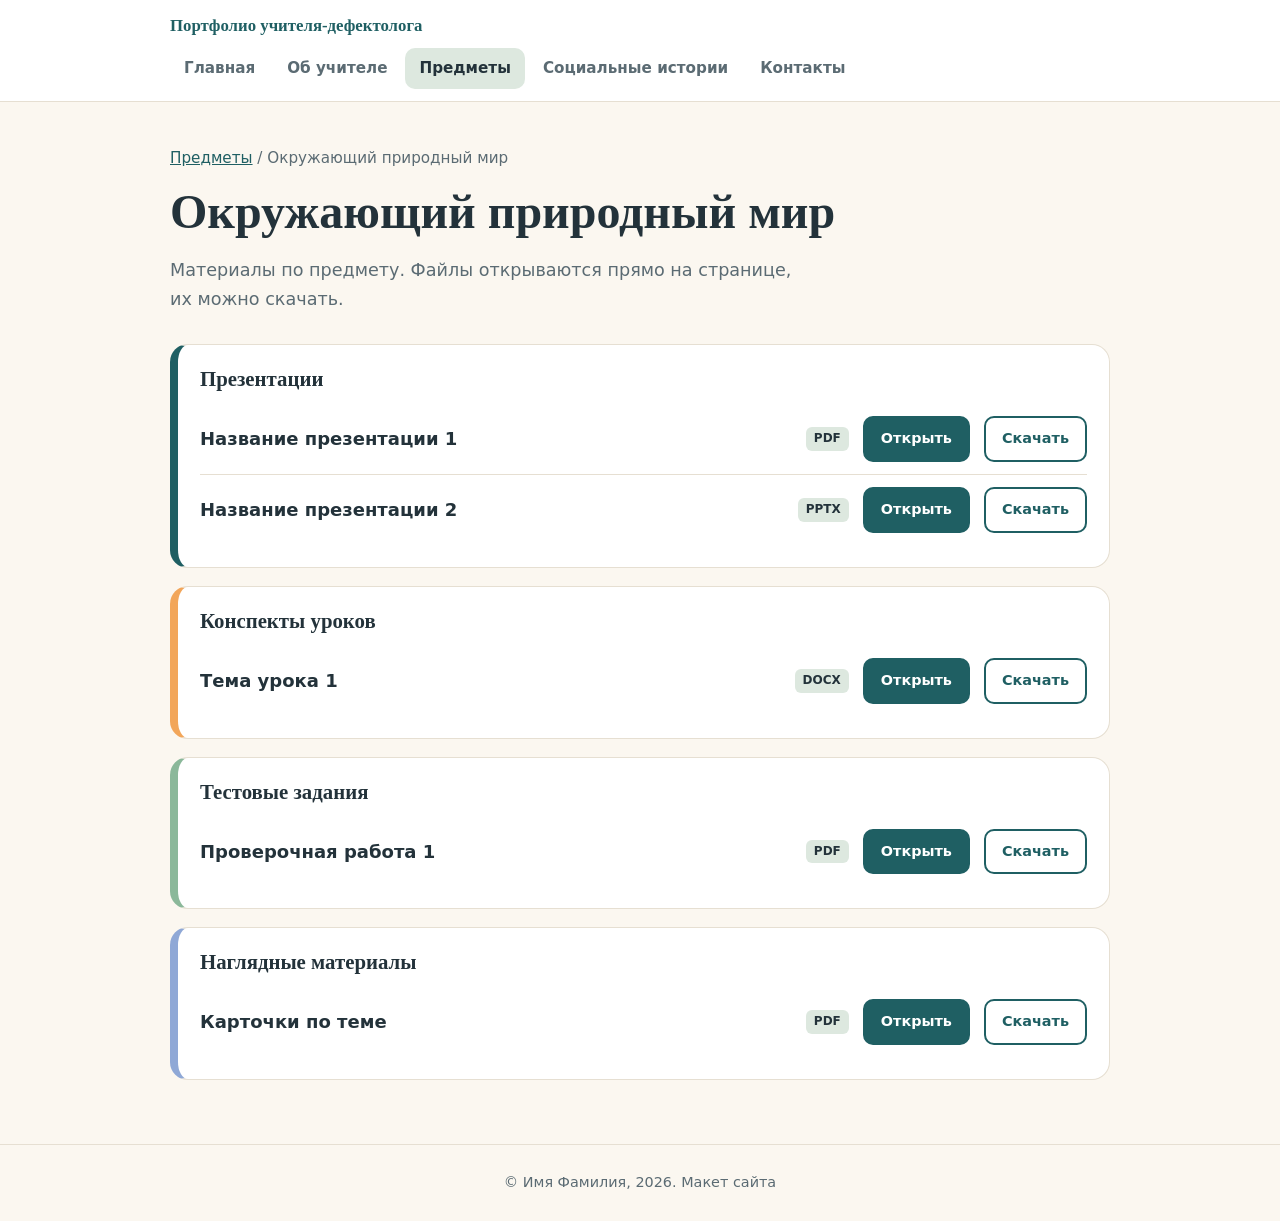
<file: subject-natworld.html>
<!DOCTYPE html>
<html lang="ru">
<head>
<meta charset="utf-8">
<meta name="viewport" content="width=device-width, initial-scale=1, viewport-fit=cover">
<meta name="robots" content="noindex">
<link rel="icon" href="data:image/svg+xml,%3Csvg xmlns=%27http://www.w3.org/2000/svg%27 viewBox=%270 0 100 100%27%3E%3Ctext y=%27.9em%27 font-size=%2790%27%3E📚%3C/text%3E%3C/svg%3E">
<title>Окружающий природный мир — портфолио учителя-дефектолога</title>
<link rel="stylesheet" href="style.css">
</head>
<body>
<header class="top"><div class="wrap">
  <a class="brand" href="index.html">Портфолио учителя-дефектолога</a>
  <nav><a href="index.html">Главная</a><a href="about.html">Об учителе</a><a href="subjects.html" class="on">Предметы</a><a href="stories.html">Социальные истории</a><a href="contacts.html">Контакты</a></nav>
</div></header>
<main class="wrap">
<section class="view on">
  <p class="crumbs"><a href="subjects.html">Предметы</a> / Окружающий природный мир</p>
  <h1>Окружающий природный мир</h1>
  <p class="lead">Материалы по предмету. Файлы открываются прямо на странице, их можно скачать.</p>
  <div class="tabs">
    <div class="sec"><h2>Презентации</h2>
      <div class="file"><span class="t">Название презентации 1</span><span class="tag">PDF</span><button type="button" class="b">Открыть</button><button type="button" class="b alt">Скачать</button></div>
      <div class="file"><span class="t">Название презентации 2</span><span class="tag">PPTX</span><button type="button" class="b">Открыть</button><button type="button" class="b alt">Скачать</button></div>
    </div>
    <div class="sec"><h2>Конспекты уроков</h2>
      <div class="file"><span class="t">Тема урока 1</span><span class="tag">DOCX</span><button type="button" class="b">Открыть</button><button type="button" class="b alt">Скачать</button></div>
    </div>
    <div class="sec"><h2>Тестовые задания</h2>
      <div class="file"><span class="t">Проверочная работа 1</span><span class="tag">PDF</span><button type="button" class="b">Открыть</button><button type="button" class="b alt">Скачать</button></div>
    </div>
    <div class="sec"><h2>Наглядные материалы</h2>
      <div class="file"><span class="t">Карточки по теме</span><span class="tag">PDF</span><button type="button" class="b">Открыть</button><button type="button" class="b alt">Скачать</button></div>
    </div>
  </div>
</section>
</main>
<footer>© Имя Фамилия, 2026. Макет сайта</footer>
</body>
</html>
</file>
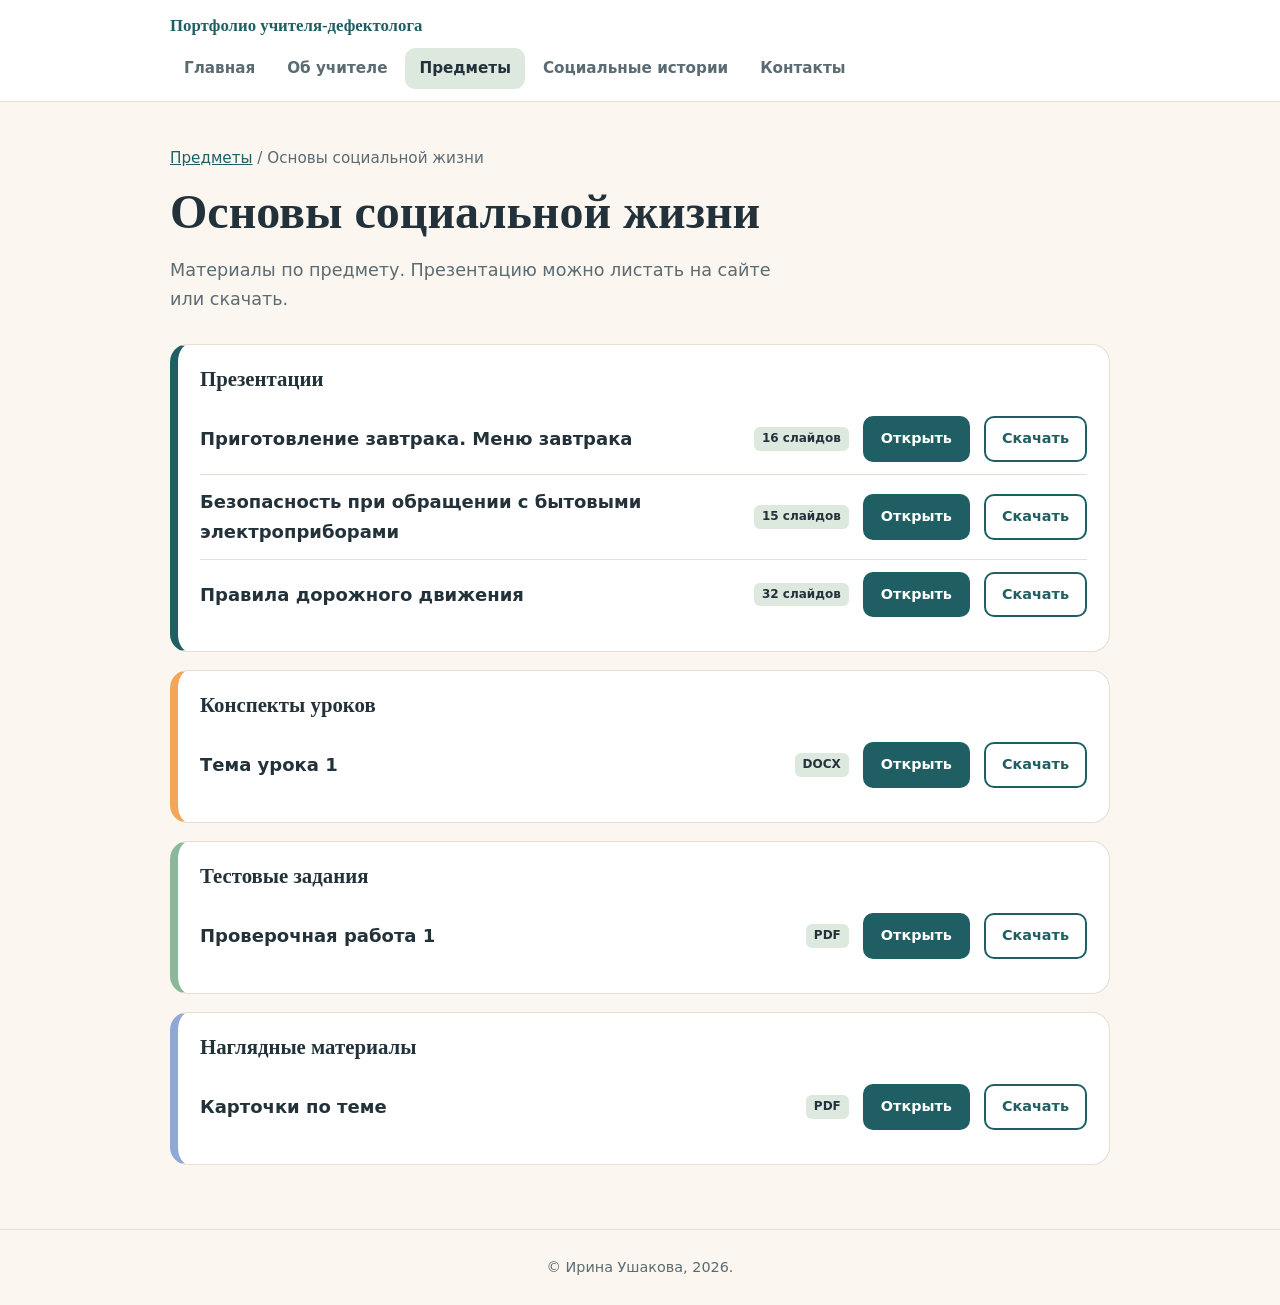
<file: subject-social.html>
<!DOCTYPE html>
<html lang="ru">
<head>
<meta charset="utf-8">
<meta name="viewport" content="width=device-width, initial-scale=1, viewport-fit=cover">
<meta name="robots" content="noindex">
<link rel="icon" href="data:image/svg+xml,%3Csvg xmlns=%27http://www.w3.org/2000/svg%27 viewBox=%270 0 100 100%27%3E%3Ctext y=%27.9em%27 font-size=%2790%27%3E📚%3C/text%3E%3C/svg%3E">
<title>Основы социальной жизни — портфолио учителя-дефектолога</title>
<link rel="stylesheet" href="style.css">
</head>
<body>
<header class="top"><div class="wrap">
  <a class="brand" href="index.html">Портфолио учителя-дефектолога</a>
  <nav><a href="index.html">Главная</a><a href="about.html">Об учителе</a><a href="subjects.html" class="on">Предметы</a><a href="stories.html">Социальные истории</a><a href="contacts.html">Контакты</a></nav>
</div></header>
<main class="wrap">
<section class="view on">
  <p class="crumbs"><a href="subjects.html">Предметы</a> / Основы социальной жизни</p>
  <h1>Основы социальной жизни</h1>
  <p class="lead">Материалы по предмету. Презентацию можно листать на сайте или скачать.</p>
  <div class="tabs">
    <div class="sec"><h2>Презентации</h2>
      <div id="preslist"></div>
      <noscript><p><a href="material.html?id=breakfast">Приготовление завтрака. Меню завтрака</a></p><p><a href="material.html?id=electrical-safety">Безопасность при обращении с бытовыми электроприборами</a></p><p><a href="material.html?id=pdd">Правила дорожного движения</a></p></noscript>
    </div>
    <div class="sec"><h2>Конспекты уроков</h2>
      <div class="file"><span class="t">Тема урока 1</span><span class="tag">DOCX</span><button type="button" class="b">Открыть</button><button type="button" class="b alt">Скачать</button></div>
    </div>
    <div class="sec"><h2>Тестовые задания</h2>
      <div class="file"><span class="t">Проверочная работа 1</span><span class="tag">PDF</span><button type="button" class="b">Открыть</button><button type="button" class="b alt">Скачать</button></div>
    </div>
    <div class="sec"><h2>Наглядные материалы</h2>
      <div class="file"><span class="t">Карточки по теме</span><span class="tag">PDF</span><button type="button" class="b">Открыть</button><button type="button" class="b alt">Скачать</button></div>
    </div>
  </div>
</section>
</main>
<footer>© Ирина Ушакова, 2026.</footer>
<script src="materials-data.js"></script>
<script>
(function(){
  function pl(n){var a=n%10,b=n%100;return (b>10&&b<20)?'слайдов':(a===1?'слайд':(a>1&&a<5?'слайда':'слайдов'))}
  var items=MATERIALS.filter(function(m){return m.subjectId==='osg'});
  var box=document.getElementById('preslist');
  box.innerHTML=items.map(function(m){
    return '<div class="file"><span class="t"></span><span class="tag">'+m.count+' слайдов</span><a class="b" href="material.html?id='+encodeURIComponent(m.id)+'">Открыть</a>'+(m.download?'<a class="b alt" href="'+m.download+'" download>Скачать</a>':'')+'</div>';
  }).join('');
  box.querySelectorAll('.t').forEach(function(el,i){el.textContent=items[i].title});
})();
</script>
</body>
</html>
</file>
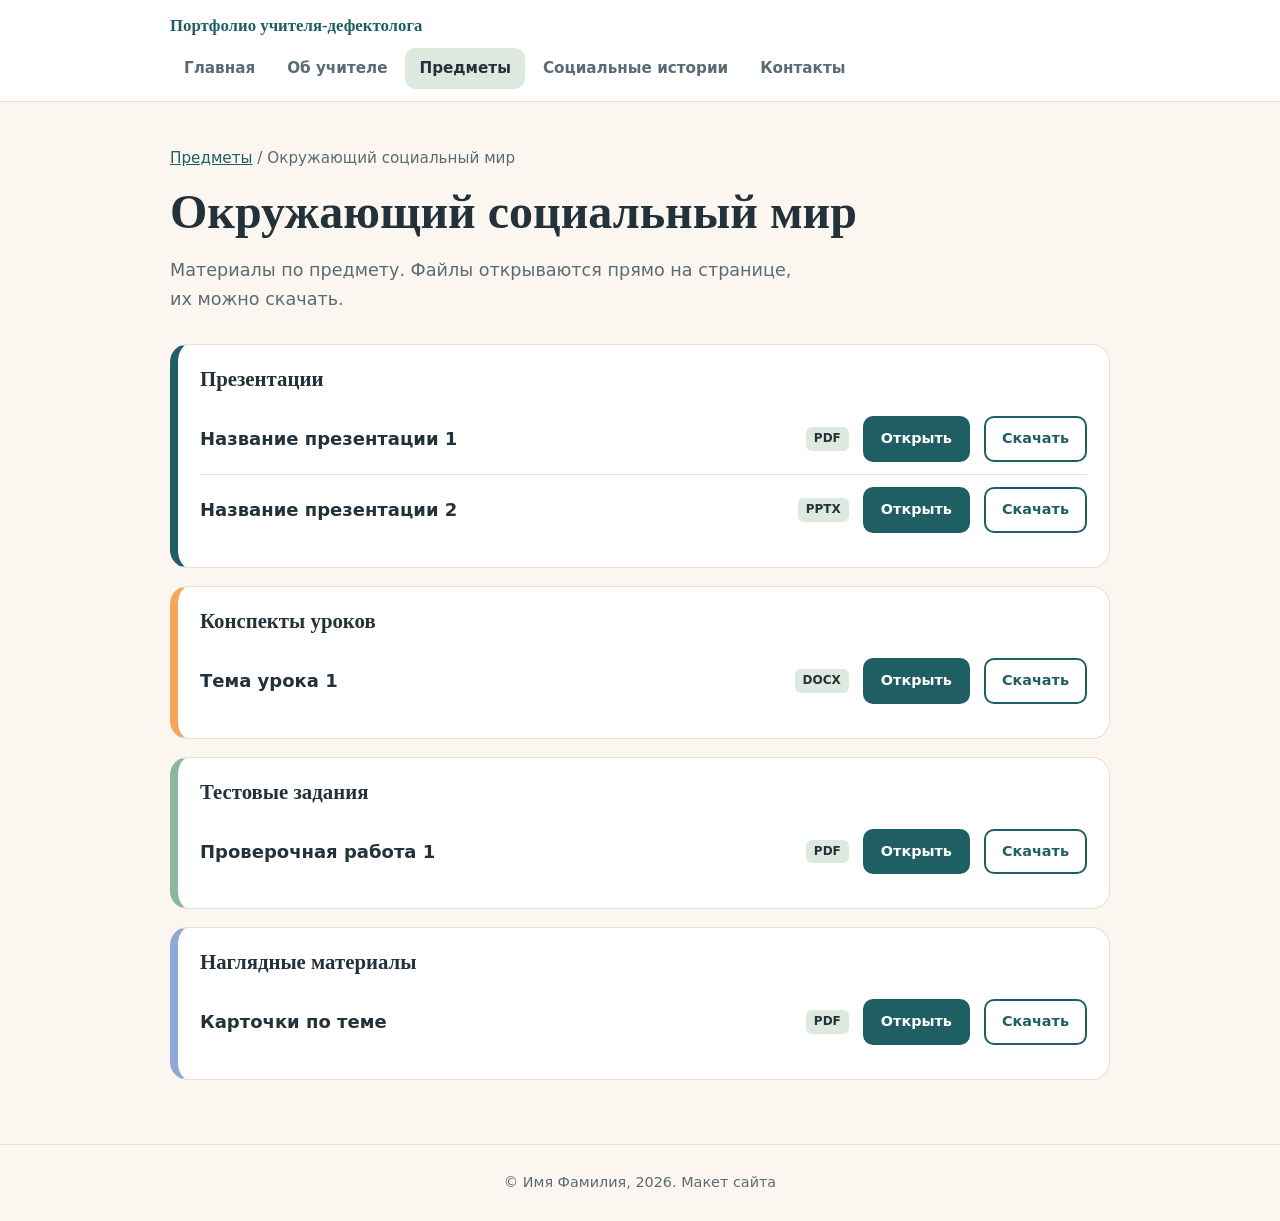
<file: subject-socworld.html>
<!DOCTYPE html>
<html lang="ru">
<head>
<meta charset="utf-8">
<meta name="viewport" content="width=device-width, initial-scale=1, viewport-fit=cover">
<meta name="robots" content="noindex">
<link rel="icon" href="data:image/svg+xml,%3Csvg xmlns=%27http://www.w3.org/2000/svg%27 viewBox=%270 0 100 100%27%3E%3Ctext y=%27.9em%27 font-size=%2790%27%3E📚%3C/text%3E%3C/svg%3E">
<title>Окружающий социальный мир — портфолио учителя-дефектолога</title>
<link rel="stylesheet" href="style.css">
</head>
<body>
<header class="top"><div class="wrap">
  <a class="brand" href="index.html">Портфолио учителя-дефектолога</a>
  <nav><a href="index.html">Главная</a><a href="about.html">Об учителе</a><a href="subjects.html" class="on">Предметы</a><a href="stories.html">Социальные истории</a><a href="contacts.html">Контакты</a></nav>
</div></header>
<main class="wrap">
<section class="view on">
  <p class="crumbs"><a href="subjects.html">Предметы</a> / Окружающий социальный мир</p>
  <h1>Окружающий социальный мир</h1>
  <p class="lead">Материалы по предмету. Файлы открываются прямо на странице, их можно скачать.</p>
  <div class="tabs">
    <div class="sec"><h2>Презентации</h2>
      <div class="file"><span class="t">Название презентации 1</span><span class="tag">PDF</span><button type="button" class="b">Открыть</button><button type="button" class="b alt">Скачать</button></div>
      <div class="file"><span class="t">Название презентации 2</span><span class="tag">PPTX</span><button type="button" class="b">Открыть</button><button type="button" class="b alt">Скачать</button></div>
    </div>
    <div class="sec"><h2>Конспекты уроков</h2>
      <div class="file"><span class="t">Тема урока 1</span><span class="tag">DOCX</span><button type="button" class="b">Открыть</button><button type="button" class="b alt">Скачать</button></div>
    </div>
    <div class="sec"><h2>Тестовые задания</h2>
      <div class="file"><span class="t">Проверочная работа 1</span><span class="tag">PDF</span><button type="button" class="b">Открыть</button><button type="button" class="b alt">Скачать</button></div>
    </div>
    <div class="sec"><h2>Наглядные материалы</h2>
      <div class="file"><span class="t">Карточки по теме</span><span class="tag">PDF</span><button type="button" class="b">Открыть</button><button type="button" class="b alt">Скачать</button></div>
    </div>
  </div>
</section>
</main>
<footer>© Имя Фамилия, 2026. Макет сайта</footer>
</body>
</html>
</file>
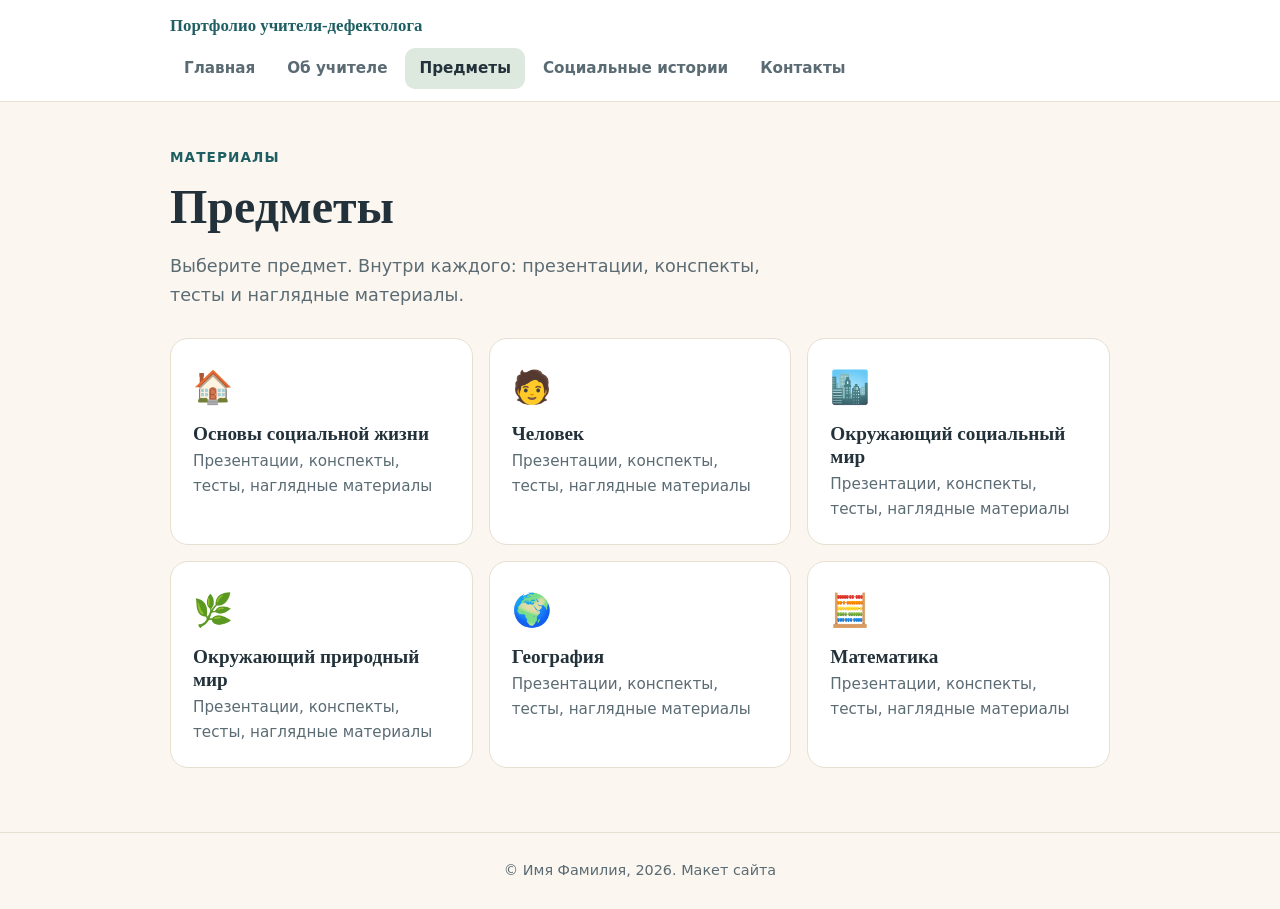
<file: subjects.html>
<!DOCTYPE html>
<html lang="ru">
<head>
<meta charset="utf-8">
<meta name="viewport" content="width=device-width, initial-scale=1, viewport-fit=cover">
<meta name="robots" content="noindex">
<link rel="icon" href="data:image/svg+xml,%3Csvg xmlns=%27http://www.w3.org/2000/svg%27 viewBox=%270 0 100 100%27%3E%3Ctext y=%27.9em%27 font-size=%2790%27%3E📚%3C/text%3E%3C/svg%3E">
<title>Предметы — портфолио учителя-дефектолога</title>
<link rel="stylesheet" href="style.css">
</head>
<body>
<header class="top"><div class="wrap">
  <a class="brand" href="index.html">Портфолио учителя-дефектолога</a>
  <nav><a href="index.html">Главная</a><a href="about.html">Об учителе</a><a href="subjects.html" class="on">Предметы</a><a href="stories.html">Социальные истории</a><a href="contacts.html">Контакты</a></nav>
</div></header>
<main class="wrap">
<section class="view on">
  <p class="eyebrow">Материалы</p>
  <h1>Предметы</h1>
  <p class="lead" style="margin-bottom:28px">Выберите предмет. Внутри каждого: презентации, конспекты, тесты и наглядные материалы.</p>
  <div class="grid"><a class="card" href="subject-social.html"><span class="ico">🏠</span><h3>Основы социальной жизни</h3><p>Презентации, конспекты, тесты, наглядные материалы</p></a><a class="card" href="subject-human.html"><span class="ico">🧑</span><h3>Человек</h3><p>Презентации, конспекты, тесты, наглядные материалы</p></a><a class="card" href="subject-socworld.html"><span class="ico">🏙️</span><h3>Окружающий социальный мир</h3><p>Презентации, конспекты, тесты, наглядные материалы</p></a><a class="card" href="subject-natworld.html"><span class="ico">🌿</span><h3>Окружающий природный мир</h3><p>Презентации, конспекты, тесты, наглядные материалы</p></a><a class="card" href="subject-geo.html"><span class="ico">🌍</span><h3>География</h3><p>Презентации, конспекты, тесты, наглядные материалы</p></a><a class="card" href="subject-math.html"><span class="ico">🧮</span><h3>Математика</h3><p>Презентации, конспекты, тесты, наглядные материалы</p></a></div>
</section>
</main>
<footer>© Имя Фамилия, 2026. Макет сайта</footer>
</body>
</html>
</file>
<file: style.css>
:root{
  --bg:#fbf7f0; --card:#ffffff; --ink:#23323a; --muted:#5b6b73; --line:#e6dfd2;
  --teal:#1f5f63; --teal-ink:#ffffff; --sage:#dde8df; --apricot:#f2a65a; --apricot-soft:#fdeedb;
  box-sizing:border-box; padding-top:env(safe-area-inset-top,0px); padding-bottom:env(safe-area-inset-bottom,0px);
}
@media (prefers-color-scheme: dark){
  :root:not([data-theme="light"]){
    --bg:#141c1f; --card:#1d282c; --ink:#eef2f0; --muted:#a6b4b8; --line:#2f3d42;
    --teal:#7cc3c4; --teal-ink:#10282a; --sage:#223833; --apricot:#f2b36f; --apricot-soft:#3a2c1b;
  }
}
:root[data-theme="dark"]{
  --bg:#141c1f; --card:#1d282c; --ink:#eef2f0; --muted:#a6b4b8; --line:#2f3d42;
  --teal:#7cc3c4; --teal-ink:#10282a; --sage:#223833; --apricot:#f2b36f; --apricot-soft:#3a2c1b;
}
html{scroll-padding-top:env(safe-area-inset-top,0px);scroll-behavior:smooth}
*{box-sizing:border-box;margin:0}
body{background:var(--bg);color:var(--ink);font:18px/1.65 "Segoe UI",Roboto,system-ui,sans-serif}
h1,h2,h3{font-family:Georgia,"Times New Roman",serif;line-height:1.2;color:var(--ink)}
a{color:inherit}
:focus-visible{outline:3px solid var(--apricot);outline-offset:3px}
.wrap{max-width:980px;margin:0 auto;padding:0 20px}

header.top{background:var(--card);border-bottom:1px solid var(--line);position:sticky;top:env(safe-area-inset-top,0px);z-index:5}
header.top .wrap{display:flex;flex-wrap:wrap;align-items:center;gap:8px 20px;padding-top:12px;padding-bottom:12px}
.brand{font-family:Georgia,serif;font-weight:700;font-size:1.05rem;color:var(--teal);text-decoration:none;margin-right:auto}
nav{display:flex;flex-wrap:wrap;gap:4px}
nav a{padding:8px 14px;border-radius:10px;text-decoration:none;font-size:.95rem;font-weight:600;color:var(--muted)}
nav a:hover,nav a.on{background:var(--sage);color:var(--ink)}

.view{display:none;padding:44px 0 64px}
.view.on{display:block}
.eyebrow{font-size:.85rem;font-weight:700;letter-spacing:.08em;text-transform:uppercase;color:var(--teal);margin-bottom:10px}
h1{font-size:clamp(2rem,6vw,3rem);margin-bottom:16px}
h2{font-size:clamp(1.5rem,4vw,2rem);margin:0 0 18px}
.lead{max-width:56ch;color:var(--muted);font-size:1.1rem}
.mock{display:inline-block;background:var(--apricot-soft);color:var(--ink);border:1px dashed var(--apricot);border-radius:8px;padding:2px 10px;font-size:.85rem;margin-bottom:18px}

.hero{display:grid;gap:28px;align-items:center;background:var(--sage);border-radius:24px;padding:32px;margin-bottom:44px}
.avatar{width:150px;aspect-ratio:1;border-radius:50%;background:var(--card);border:6px solid var(--card);display:grid;place-items:center;font-size:3.2rem;box-shadow:0 0 0 3px var(--teal)}
@media(min-width:720px){.hero{grid-template-columns:auto 1fr;padding:40px}}

.grid{display:grid;gap:16px;grid-template-columns:repeat(auto-fill,minmax(250px,1fr))}
.card{background:var(--card);border:1px solid var(--line);border-radius:18px;padding:22px;text-decoration:none;display:block}
a.card:hover{border-color:var(--teal);transform:translateY(-2px)}
.card .ico{font-size:2rem;display:block;margin-bottom:8px}
.card h3{font-size:1.2rem;margin-bottom:4px}
.card p{color:var(--muted);font-size:.95rem}

.crumbs{font-size:.95rem;color:var(--muted);margin-bottom:12px}
.crumbs a{color:var(--teal)}
.tabs{display:grid;gap:18px;margin-top:30px}
.sec{background:var(--card);border:1px solid var(--line);border-radius:18px;padding:22px;border-left:8px solid var(--teal)}
.sec:nth-child(2){border-left-color:var(--apricot)}
.sec:nth-child(3){border-left-color:#8bb89a}
.sec:nth-child(4){border-left-color:#8fa8d6}
.sec h2{font-size:1.3rem;margin-bottom:12px}
.file{display:flex;flex-wrap:wrap;align-items:center;gap:10px 14px;padding:12px 0;border-top:1px solid var(--line)}
.file:first-of-type{border-top:0}
.file .t{flex:1 1 220px;font-weight:600}
.tag{font-size:.75rem;font-weight:700;padding:2px 8px;border-radius:6px;background:var(--sage);color:var(--ink)}
a.b,button.b{font:inherit;font-size:.9rem;font-weight:700;padding:9px 16px;border-radius:10px;border:2px solid var(--teal);background:var(--teal);color:var(--teal-ink);cursor:pointer;display:inline-block;text-decoration:none;text-align:center}
a.b.alt,button.b.alt{background:transparent;color:var(--teal)}

.story{display:grid;gap:14px;grid-template-columns:auto 1fr;align-items:center}
.story .pic{width:76px;height:76px;border-radius:16px;background:var(--apricot-soft);display:grid;place-items:center;font-size:2.2rem}
.steps{counter-reset:s;list-style:none;padding:0;display:grid;gap:12px;margin-top:20px}
.steps li{counter-increment:s;background:var(--card);border:1px solid var(--line);border-radius:14px;padding:14px 18px 14px 60px;position:relative;font-size:1.05rem}
.steps li::before{content:counter(s);position:absolute;left:14px;top:50%;transform:translateY(-50%);width:34px;height:34px;border-radius:50%;background:var(--teal);color:var(--teal-ink);display:grid;place-items:center;font-weight:700}

footer{border-top:1px solid var(--line);color:var(--muted);text-align:center;padding:26px 20px;font-size:.9rem}
@media(prefers-reduced-motion:reduce){html{scroll-behavior:auto}a.card:hover{transform:none}}

/* читалка презентаций */
.reader{max-width:820px;margin:24px 0 0}
.stage{background:var(--card);border:1px solid var(--line);border-radius:18px;overflow:hidden}
.stage img{display:block;width:100%;height:auto;touch-action:pan-y}
.controls{display:flex;align-items:center;justify-content:space-between;gap:12px;margin-top:16px}
.controls button.b{font-size:1.05rem;padding:14px 22px;min-width:130px}
.controls button[disabled]{opacity:.4;cursor:default}
#pos{font-weight:700;color:var(--muted)}
.bar{height:8px;background:var(--sage);border-radius:99px;margin-top:14px;overflow:hidden}
.bar span{display:block;height:100%;background:var(--teal);width:0;transition:width .2s}
.dl{margin-top:22px;color:var(--teal);font-weight:700}
@media(prefers-reduced-motion:reduce){.bar span{transition:none}}

/* просмотр презентации: слайд помещается в экран */
body.deck-page .view{padding:22px 0 36px}
body.deck-page h1{font-size:clamp(1.45rem,3.2vw,2.15rem);margin-bottom:8px}
body.deck-page .wrap{max-width:1100px}
.reader.fit{max-width:none}
.stage.fit{display:grid;place-items:center;background:#1a2428;height:min(74vh,calc(100dvh - 250px));min-height:220px;cursor:pointer}
.stage.fit img{width:auto;height:auto;max-width:100%;max-height:100%;object-fit:contain}
.stage.fit.all{height:auto;min-height:0;overflow:visible;cursor:default;place-items:stretch;background:transparent;border:0}
.stage.fit.all img{width:100%;max-height:none;border-radius:14px;border:1px solid var(--line)}
.deck-actions{display:flex;flex-wrap:wrap;gap:10px;margin-top:14px}
.hint{margin-top:10px;color:var(--muted);font-size:.92rem}
.reader:fullscreen,.reader:-webkit-full-screen{background:#10181b;max-width:none;width:100%;height:100%;margin:0;padding:12px 16px 16px;display:flex;flex-direction:column;box-sizing:border-box}
.reader:fullscreen .stage.fit,.reader:-webkit-full-screen .stage.fit{flex:1;height:auto;min-height:0;border:0;background:transparent}
.reader:fullscreen .hint,.reader:-webkit-full-screen .hint{color:#a6b4b8}
.reader:fullscreen #pos,.reader:-webkit-full-screen #pos{color:#d5e0e2}

/* история по шагам */
.stage.steps{padding:22px;overflow:visible}
.stepcard .txt{font-family:Georgia,"Times New Roman",serif;font-weight:700;font-size:clamp(1.4rem,4.2vw,2rem);line-height:1.3;margin-bottom:18px}
.stepcard .pts{margin:-6px 0 18px 1.2em;font-size:clamp(1.2rem,3.6vw,1.6rem);font-weight:600}
.pics{display:grid;gap:16px;grid-template-columns:repeat(auto-fit,minmax(230px,1fr))}
.stepcard figure{margin:0;text-align:center}
.stepcard figure img{display:block;margin:0 auto;max-width:100%;max-height:380px;width:auto;height:auto;border-radius:12px;background:#fff}
.stepcard figcaption{margin-top:10px;font-weight:800;letter-spacing:.05em;text-transform:uppercase;color:var(--teal)}
.stage.all{border:0;background:transparent;display:grid;gap:18px}
.stage.all .listitem{position:relative}
.stage.all .stepcard{background:var(--card);border:1px solid var(--line);border-radius:18px;padding:22px 22px 22px 64px}
.stage.all .num{position:absolute;left:16px;top:22px;width:34px;height:34px;border-radius:50%;background:var(--teal);color:var(--teal-ink);display:grid;place-items:center;font-weight:700;z-index:1}
.stage.all>img{border-radius:14px;border:1px solid var(--line)}

/* достижения: дипломы и сертификаты */
.ach-grid{display:grid;gap:16px;grid-template-columns:repeat(auto-fill,minmax(250px,1fr))}
.ach{font:inherit;color:inherit;text-align:left;cursor:pointer;background:var(--card);border:1px solid var(--line);border-radius:18px;padding:12px;display:flex;flex-direction:column;gap:12px}
.ach:hover{border-color:var(--teal)}
.ach-img{aspect-ratio:4/3;background:#fff;border:1px solid var(--line);border-radius:12px;overflow:hidden;position:relative;display:block}
.ach-img img{position:absolute;inset:0;display:block;width:100%;height:100%;object-fit:contain}
.ach-meta{display:grid;gap:6px;justify-items:start;padding:0 4px 6px}
.ach-meta h3{font-size:1.05rem;line-height:1.3}
.ach-meta p{color:var(--muted);font-size:.9rem}
.lb[hidden]{display:none}
.lb{position:fixed;inset:0;z-index:50;background:rgba(10,16,18,.94);display:flex;flex-direction:column;padding:env(safe-area-inset-top,0px) 0 env(safe-area-inset-bottom,0px)}
.lb-top{display:flex;justify-content:space-between;align-items:center;gap:16px;padding:14px 18px;color:#eef2f0;font-size:.95rem}
.lb-actions{display:flex;align-items:center;gap:14px;flex:none}
.lb-actions a{color:#a9d8d9;font-weight:700}
.lb button{font:inherit;cursor:pointer;border:0;border-radius:50%;width:44px;height:44px;background:#2a3a40;color:#fff;font-size:1.2rem}
.lb button:hover{background:#3a4f57}
.lb-stage{flex:1;min-height:0;display:grid;grid-template-columns:auto minmax(0,1fr) auto;align-items:center;gap:10px;padding:0 10px 16px}
.lb-stage img{justify-self:center;max-width:100%;max-height:calc(100dvh - 110px);width:auto;height:auto;object-fit:contain;background:#fff;border-radius:6px}
@media(max-width:560px){.lb-nav{width:36px;height:36px}.lb-stage{gap:4px;padding:0 4px 12px}}
#achievements{scroll-margin-top:84px}
h2[id]{scroll-margin-top:84px}
</file>
